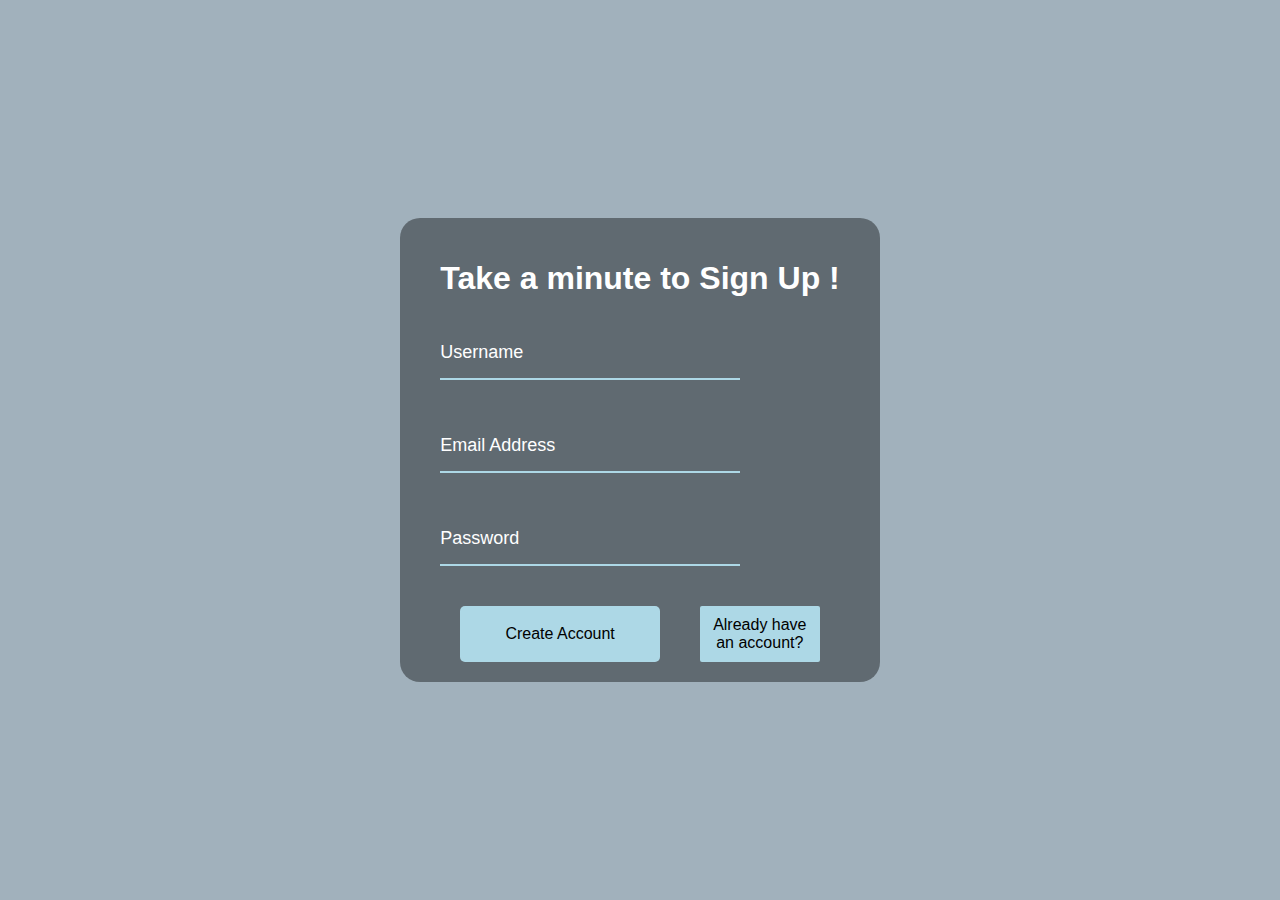
<file: index.html>
<!DOCTYPE html>
<html lang="en">
  <head>
    <meta charset="UTF-8" />
    <meta name="viewport" content="width=device-width, initial-scale=1.0" />
    <link rel="stylesheet" href="style.css" />
    <title>Sign Up</title>
  </head>
  <body>
    <div class="container">
      <h1>Take a minute to Sign Up !</h1>
      <form>
        <div class="form-control">
          <input type="text" placeholder="Username" name="Username">
          <p id="error" class="error"></p>
          <label>  </label>
        
        </div>
        <div class="form-control">
          <input type="email"  placeholder="Email Address" name="Email">
          <p id="error" class="error"></p>
          
        
        </div>

        <div class="form-control">
          <input type="password"  placeholder="Password" name="Password">
          <p id="error" class="error"></p>
          
        </div>
<div class="buttons">
  <button id="btn" class="btn">Create Account</button>
        
  <button id="btttn" class="bttn">Already have an account?</button>

</div>
       
        
      </form>
    </div>
    <script src="script.js"></script>
  </body>
</html>
</file>
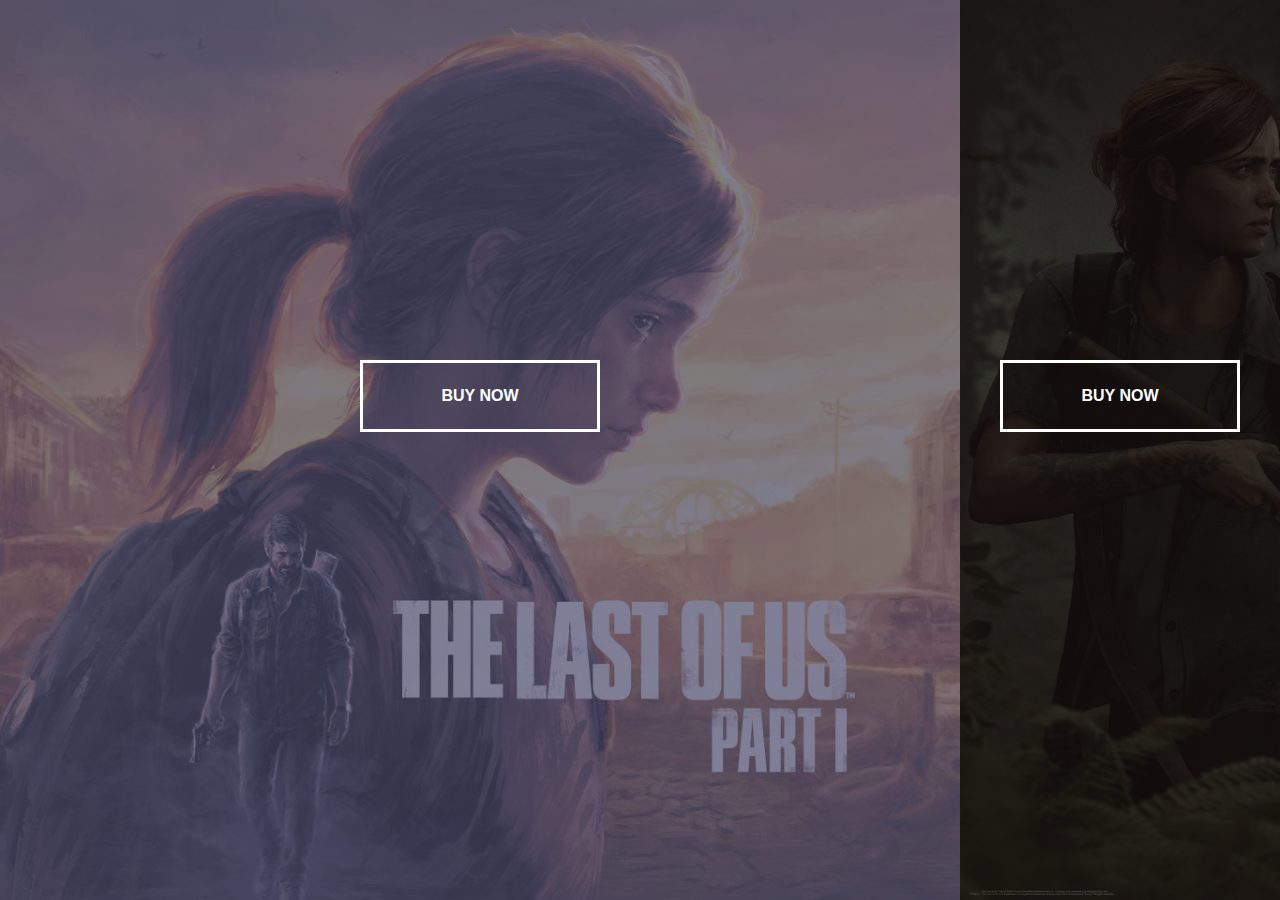
<file: The Last of us/index.html>
<!DOCTYPE html>
<html lang="en">
  <head>
    <meta charset="UTF-8" />
    <meta name="viewport" content="width=device-width, initial-scale=1.0" />
    <link rel="stylesheet" href="style.css" />
    <title>The Last of us
    </title>
  </head>
  <body>
    <div class="container">
      <div class="split left">
        <!-- <h1>The Last Of Us 1</h1> -->
        <a href="#" id="btn" class="btn">Buy Now</a>
      </div>
      <div class="split right">
        <!-- <h1>The last Of Us 2</h1> -->
        <a href="#" id="btnn" class="btn">Buy Now</a>
      </div>
    </div>

    <script src="script.js"></script>
  </body>
</html>
</file>
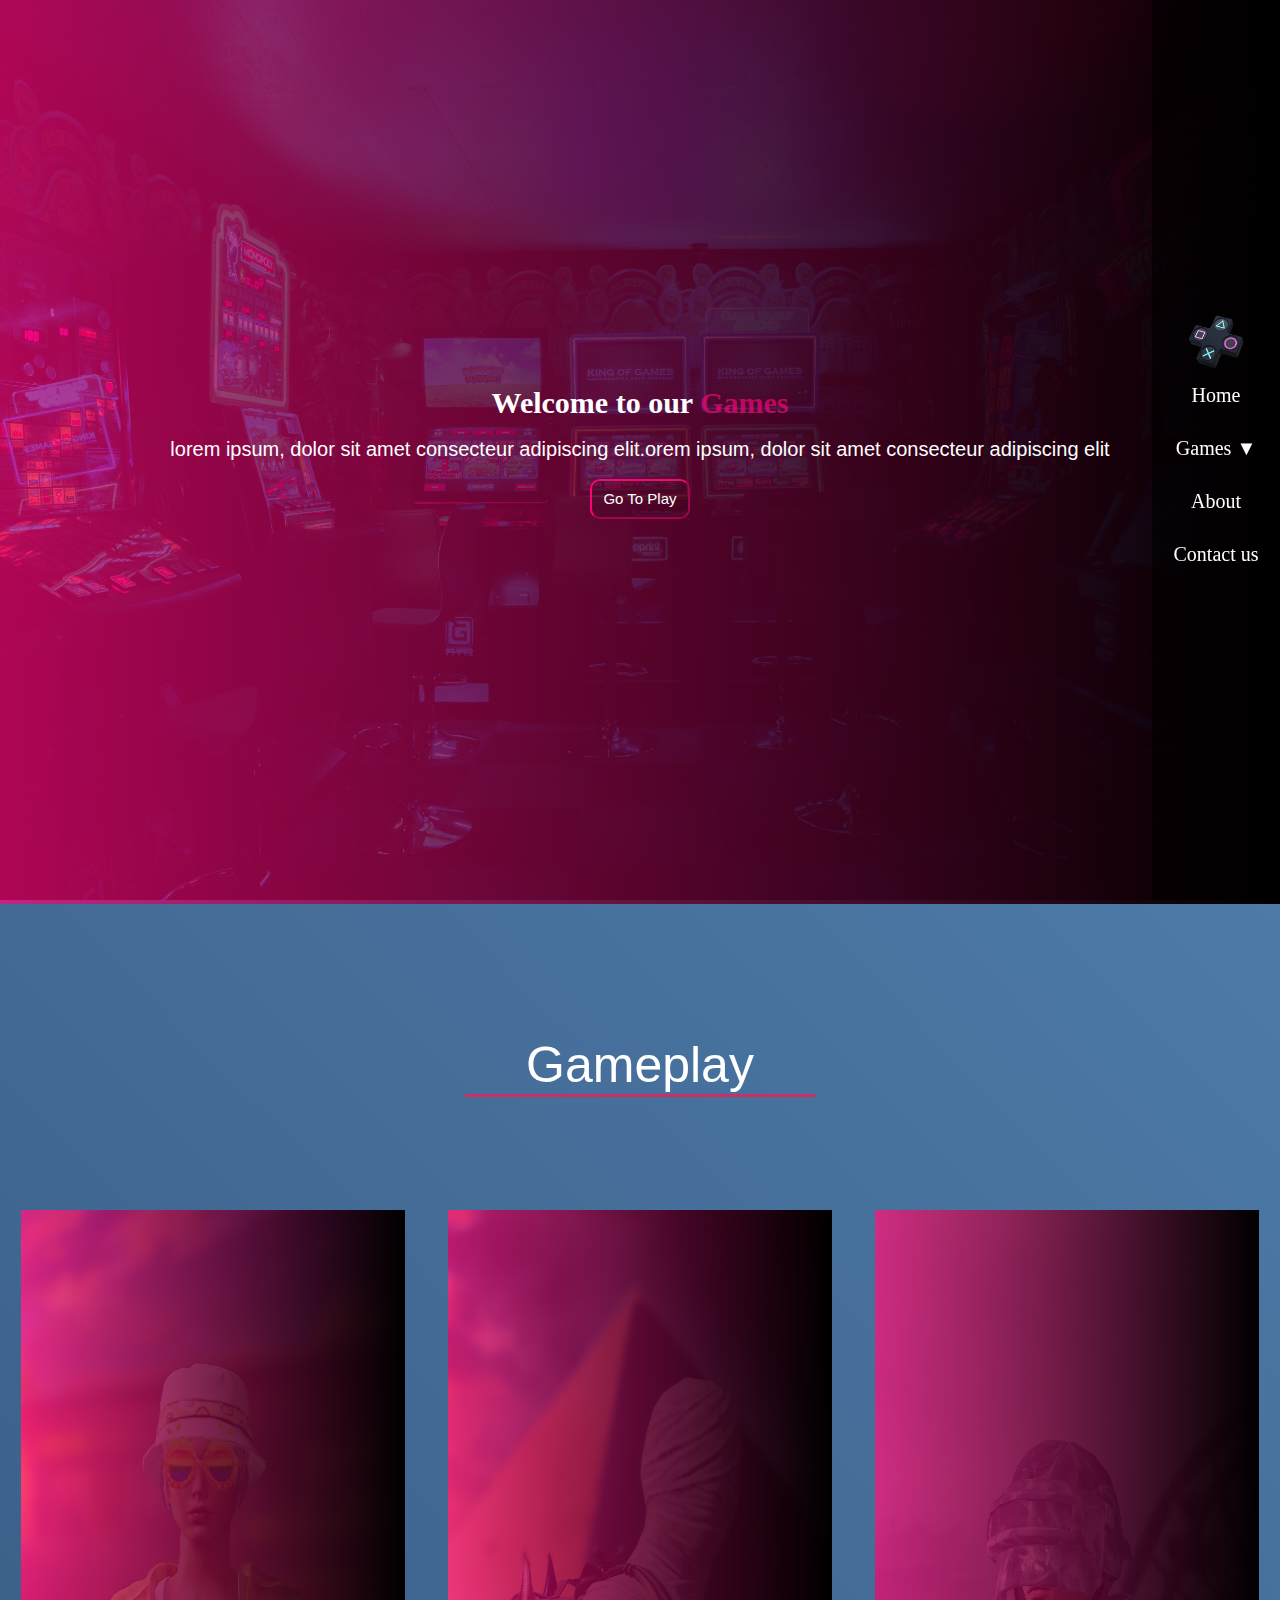
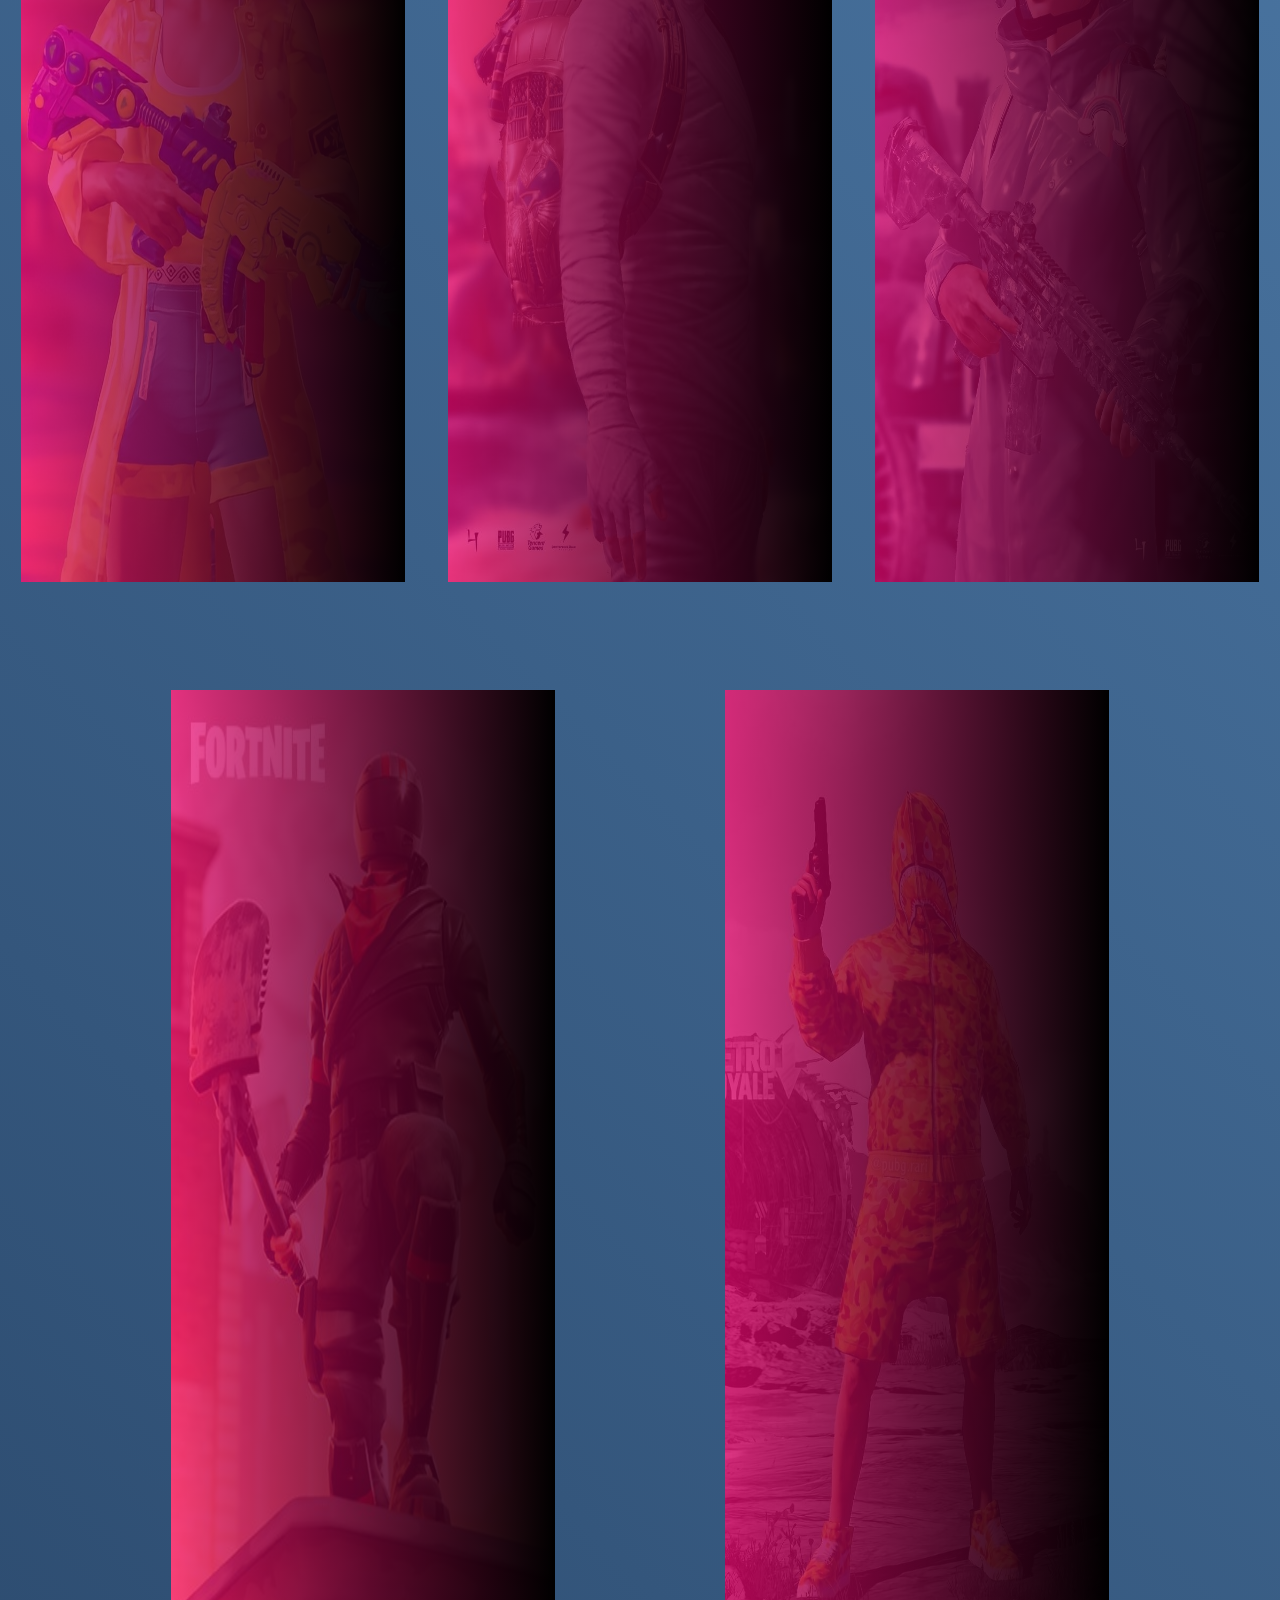
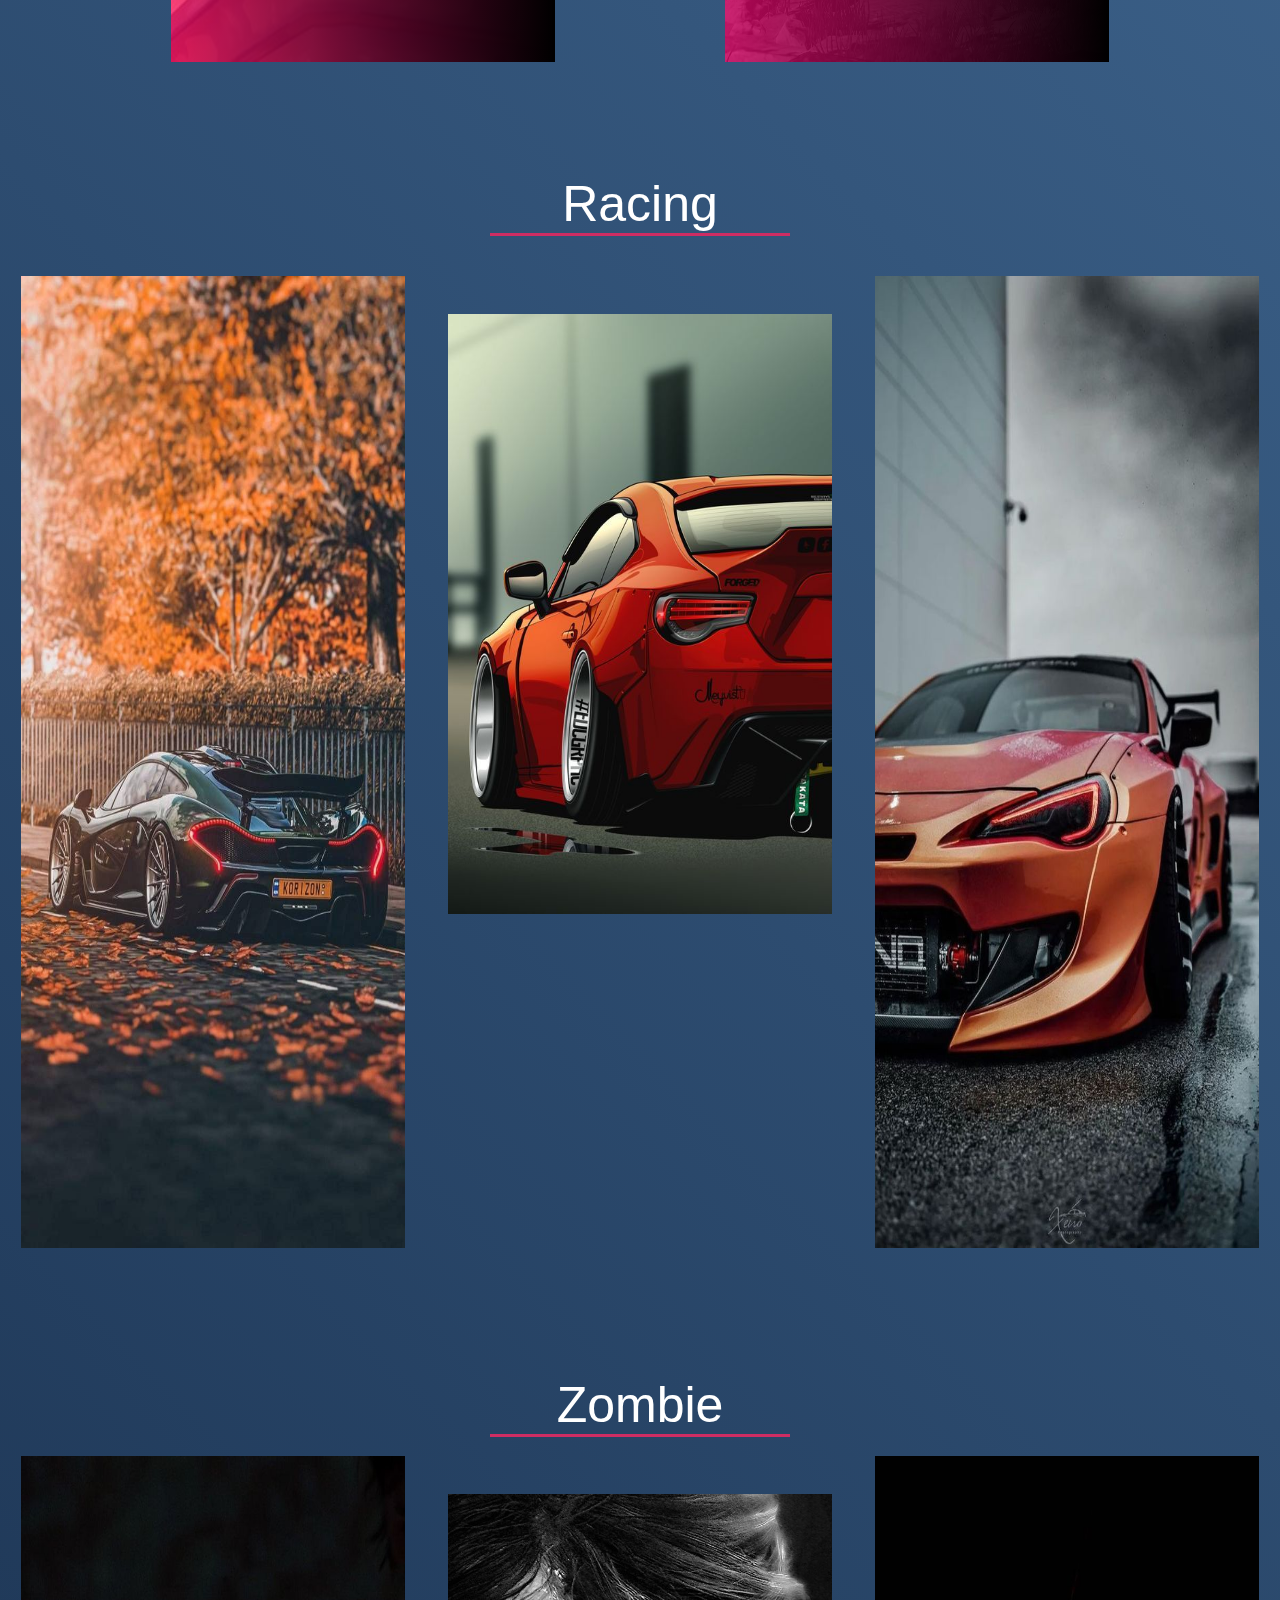
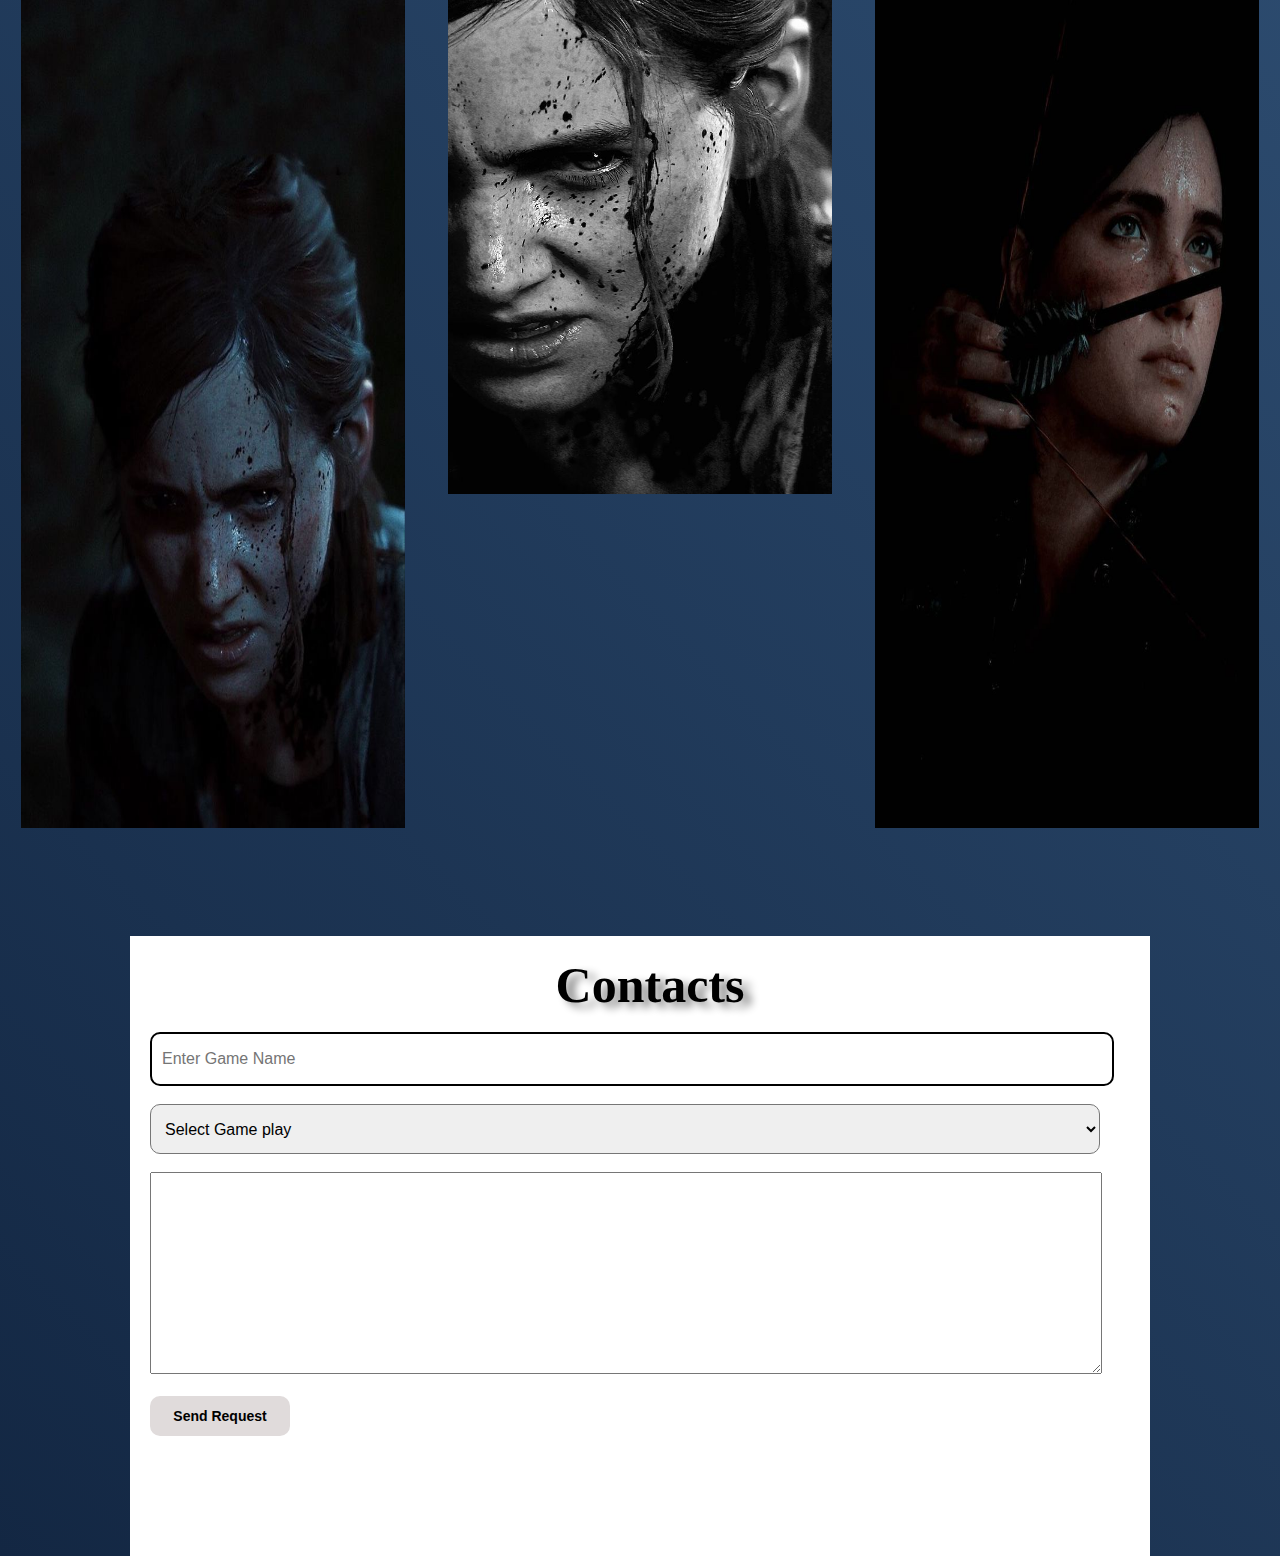
<file: ass3.html>
<!DOCTYPE html>
<html lang="en">
<head>
    <meta charset="UTF-8">
    <meta http-equiv="X-UA-Compatible" content="IE=edge">
    <meta name="viewport" content="width=device-width, initial-scale=1.0">
    <title>Document</title>
    <link rel="stylesheet" href="ass3.css">
</head>
<body>
   
    
    <nav>
        <div class="nav">
            <div class="logo">
                <img src="Games/logo.png" alt="">
            </div>
           
            
            <div class="nav_links">
                <ul>
                    <li><a href="">Home</a></li>
                    <li class="dropdown" ><a href="">Games <span> &#9660;</span></a>
                    
                      <ul>
                        <li><a href="#Race">Racing</li>
                        <li><a href="#zomb">Zombie</a></li>
                        <li><a href="#GP">Action</a></li>
                    </ul>
                    
                </li>
                    <li><a href="">About</a></li>
                    <li><a href="">Contact us</a></li>
                    <div class="clear"></div>
                </ul>
            </div>

        </div>
    </nav>
    <div class="backimage">
        <img src="Games/bg.jpg" alt="">
        <div class="overlayyy">
            <div class="titlee"><h3>Welcome to our <span style="color:  rgba(247, 7, 118, 0.7);">Games</span> </h3> <br>
            <p>lorem ipsum, dolor sit amet consecteur adipiscing elit.orem ipsum, dolor sit amet consecteur adipiscing elit</p> <br>
        <button class="button1">Go To Play</button>
        </div>
        </div>
    </div> <br> <br> <br> <br>

    <!-- ------------------------------------------------------------------------------------------------------ -->
    <div class="gameplay">
        <span id="GP">Gameplay</span> 
    </div> <br> <br> <br>
    
    <div class="jcontainer">
    
        
    <div class="imagee ">
        <img src="Games/ab1.jfif" alt="">
        <div class="overlayy">
            
          </div>
    </div>
    <div class="imagee">
        <img src="Games/ab2.jfif" alt="">
        
        <div class="overlayy">
            
          </div>
    </div>
     <div class="imagee">
        <img  src="Games/ab3.jfif" alt="">
        <div class="overlayy">
           
          </div>
    
    </div>
    </div>
    <div class="jcontainer2">
        <div class="imagee1">
            <img  src="Games/ab4.jfif" alt="">
            <div class="overlayy">
               
              </div>
            
        
        </div>
        <div class="imagee1">
            <img  src="Games/ab5.jfif" alt="">
            <div class="overlayy">
               
              </div>
        
        </div>
       </div>




<!-- ------------------------------------------------------------------------------------------------------ -->

<div class="racing">
    <span id="Race">Racing</span> 
</div> <br> <br> 

<div class="container">

    
<div class="image ">
    <img class="imgaec p1" src="Games/ra2.jfif" alt="">
    <div class="overlay">
        <div class="text"><button>Need For Speed</button></div>
      </div>
</div>
<div class="image p2">
    <img class="imgaec" src="Games/re1.jfif" alt="">
    <div class="overlay">
        <div class="text"><button>Asphalt 9</button></div>
      </div>
</div>
 <div class="image p3">
    <img class="imgaec" src="Games/re3.jfif" alt="">
    <div class="overlay">
        <div class="text"><button>Asphalt 9 Block Wave</button></div>
      </div>

</div>
</div> 

<!-- ------------------------------------------------------------------------------------------------------ -->

   <div class="zombie">
    <span id="zomb">Zombie</span> 
</div> 

<div class="zcontainer">

    
<div class="zimage z1 ">
    <img class="imgaec " src="Games/zo1.jfif" alt="">
    <div class="zoverlay">
        <div class="ztext"><button>Zombie Wave I</button></div>
      </div>
</div>
<div class="zimage z2">
    <img class="imgaec" src="Games/zo2.jfif" alt="">
    <div class="zoverlay">
        <div class="ztext"><button>Zombie Wave II</button></div>
      </div>
</div>
 <div class="zimage z3">
    <img class="imgaec" src="Games/zo3.jfif" alt="">
    <div class="zoverlay">
        <div class="ztext"><button>Zombie Wave III</button></div>
      </div>

</div>
</div>

<!-- ------------------------------------------------------------------------------------------------------ -->

<div class="contacts">
    <p class="pcont">Contacts</p> <br>
    <input type="text" class=" inputclass" placeholder="Enter Game Name"> <br><br>
    <select class="selectclass">
        <option value="Select Game play" >Select Game play</option>
        <option value="Racing">Racing</option>
        <option value="Zomibe">Zombie</option>
        <option value="Action">Action</option>
      </select> <br><br>
      <textarea class="txtclass" ></textarea> <br><br>
    <button class="sendbtn">Send Request</button>
</div>
    

    
</body>

</html>
</file>
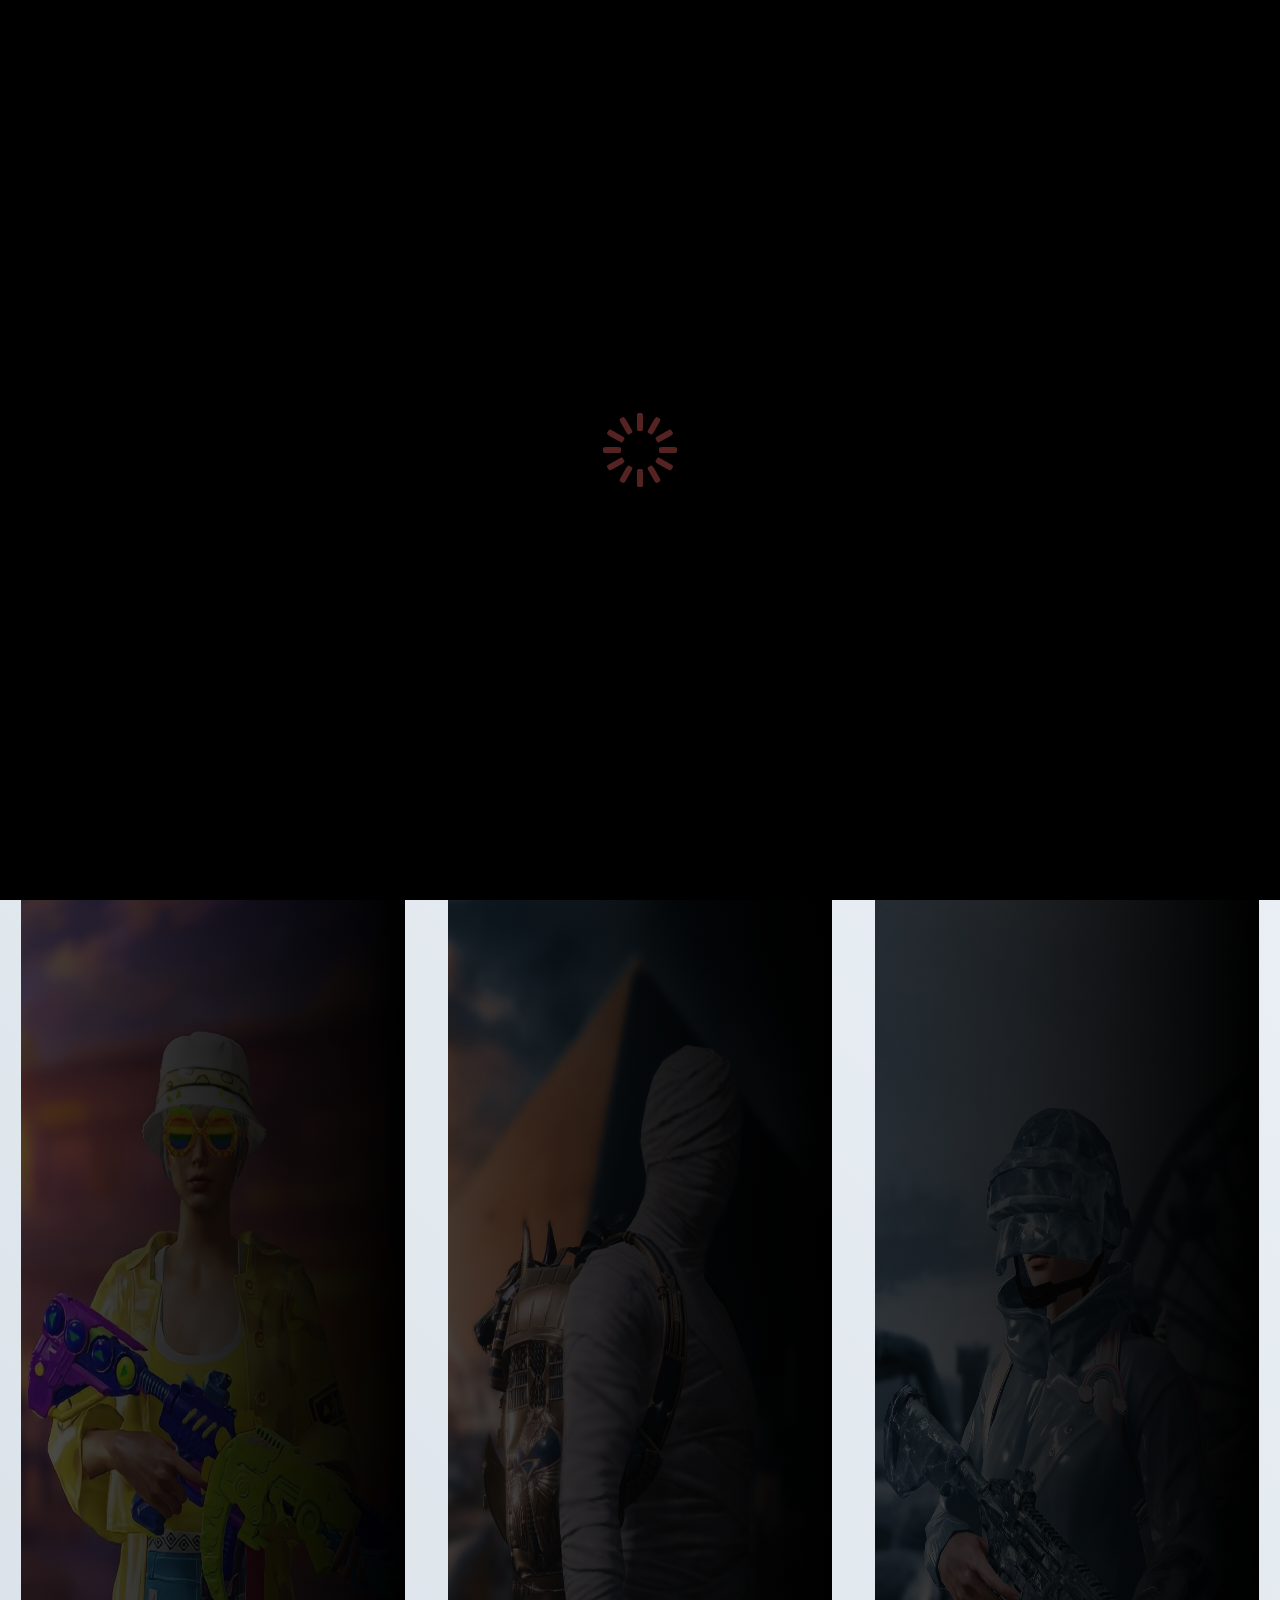
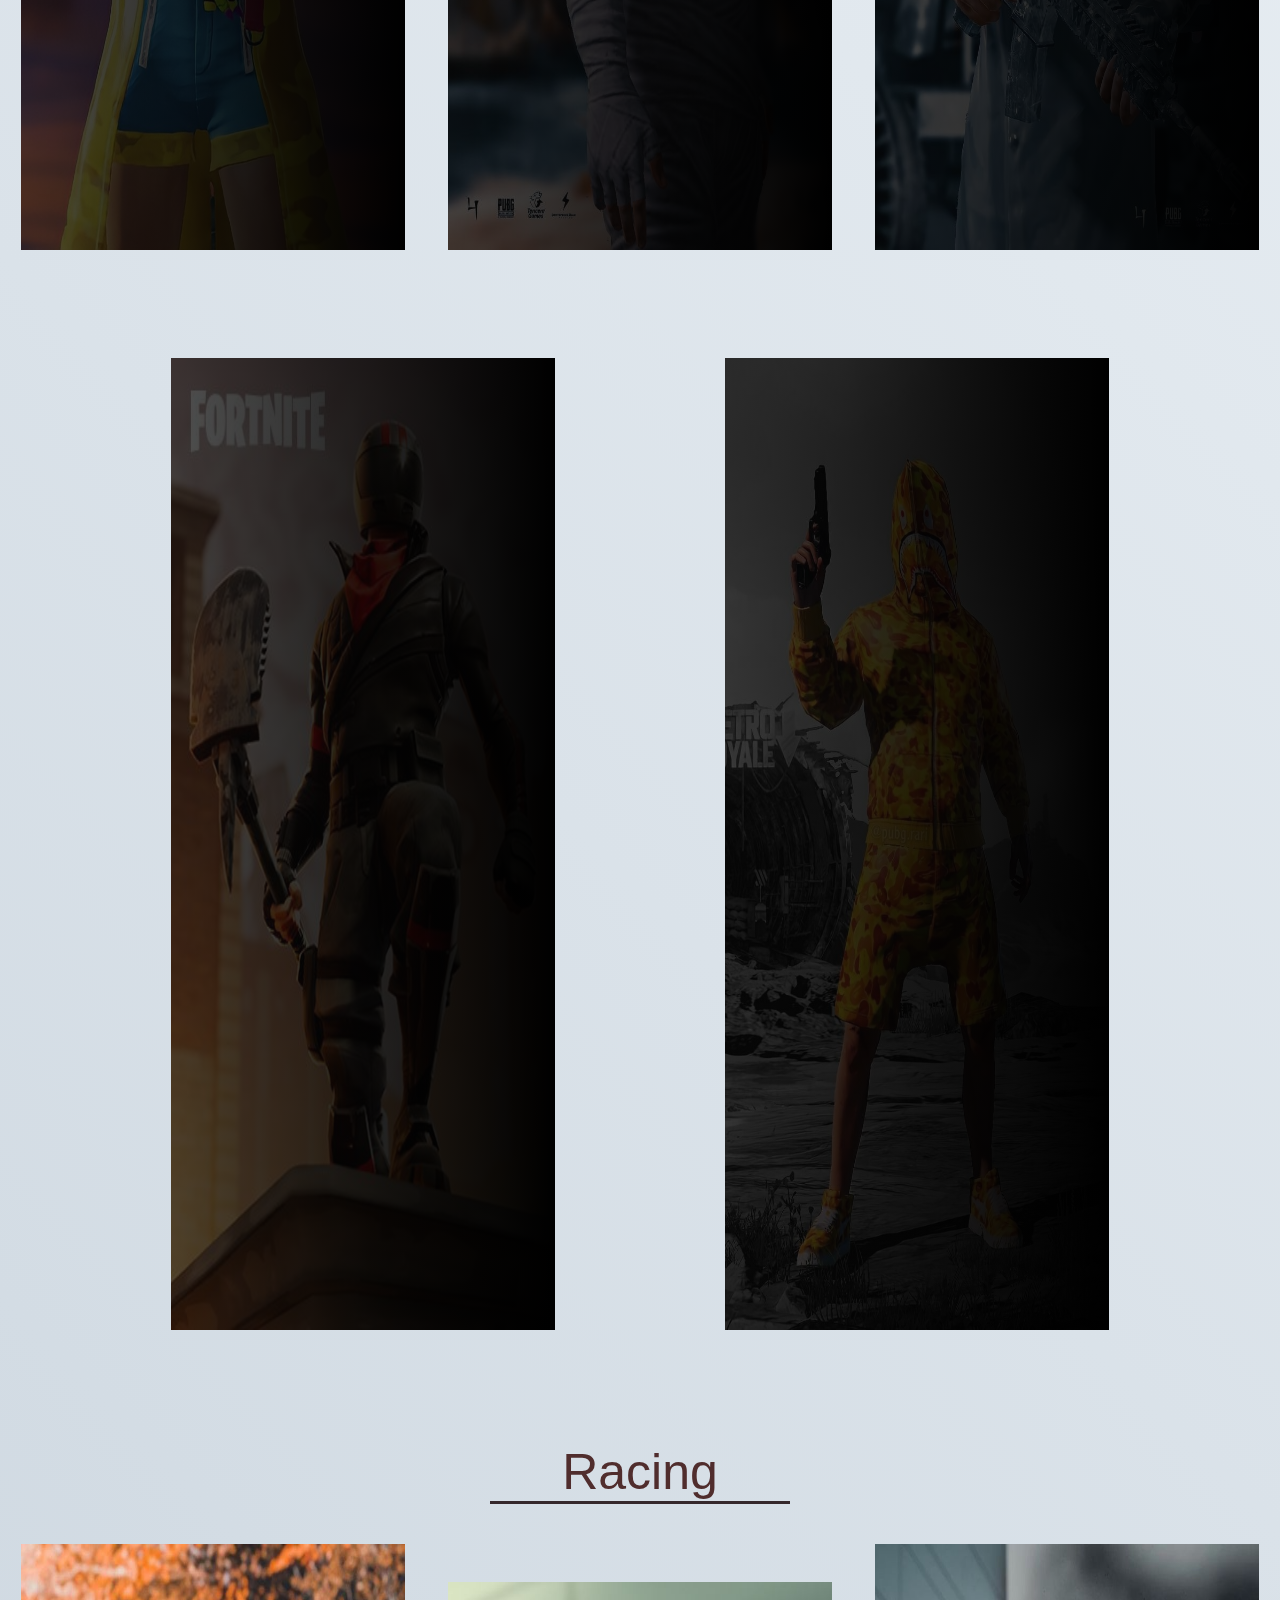
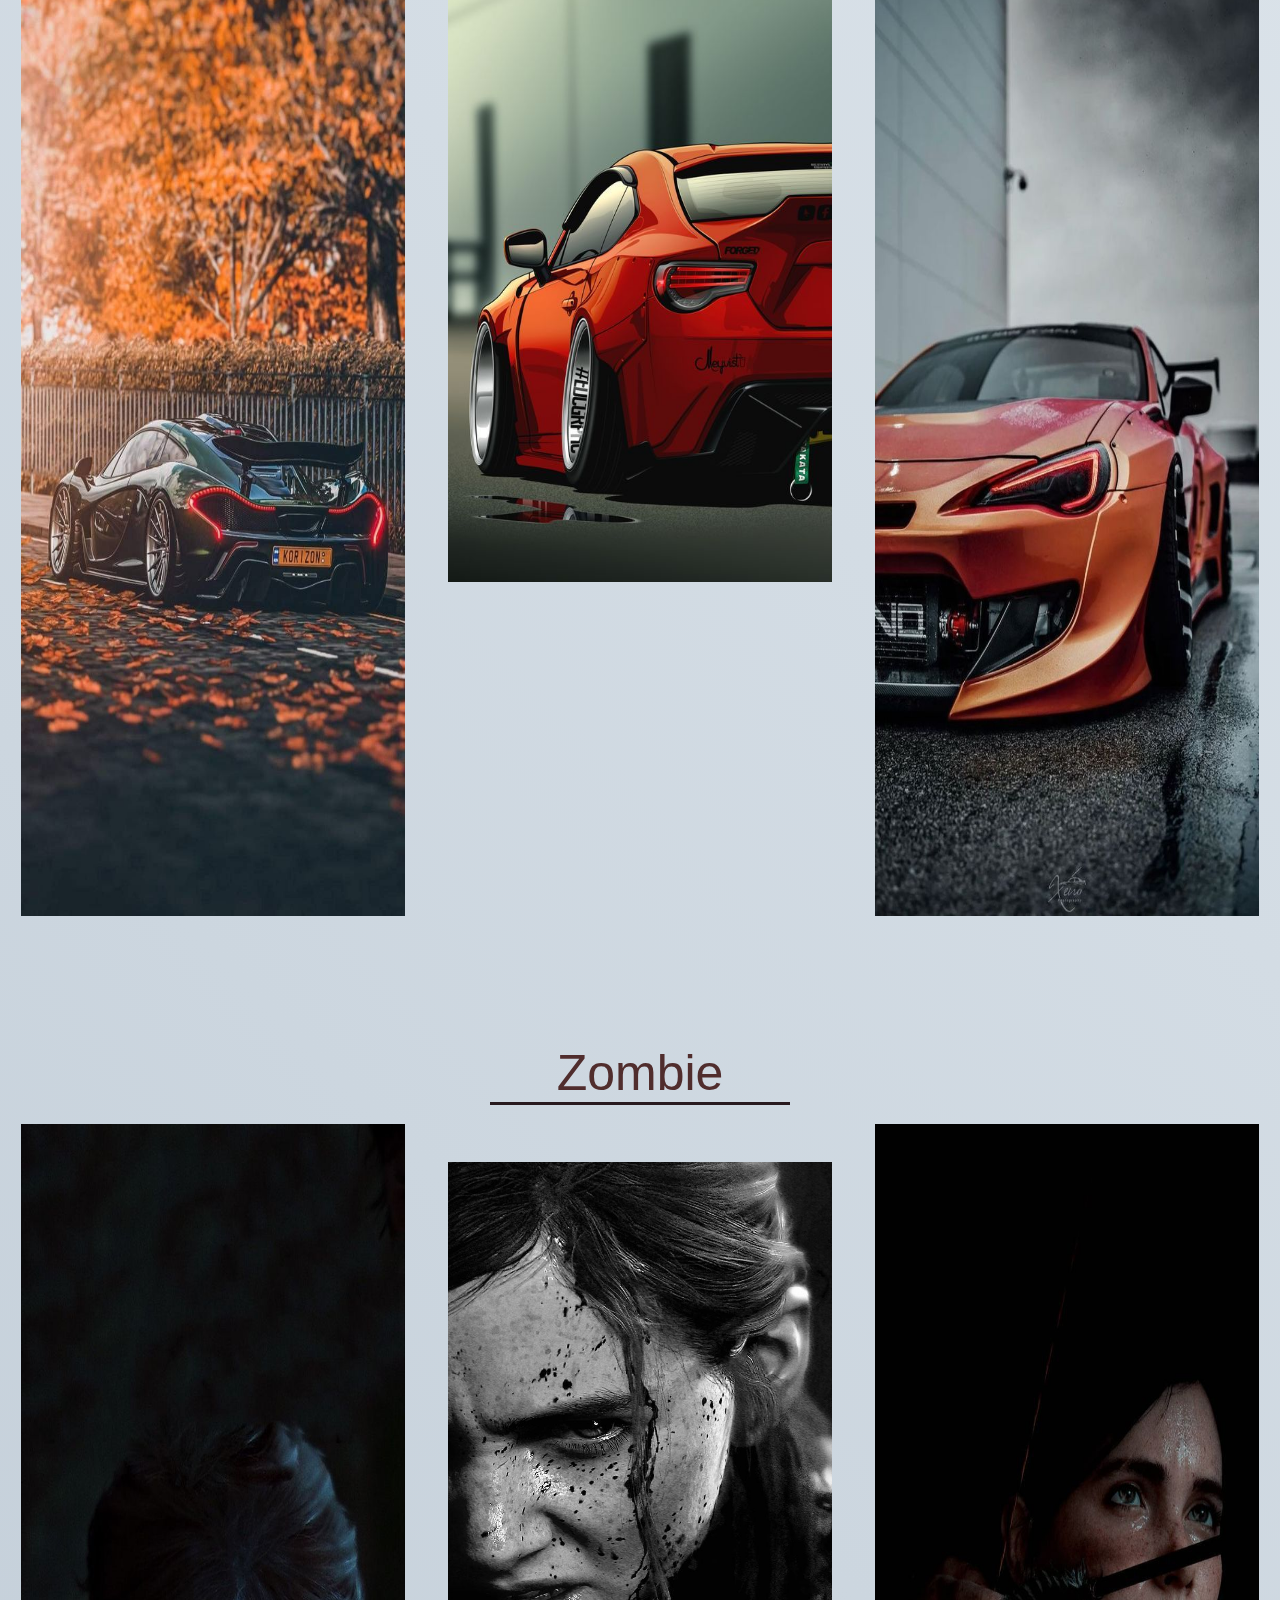
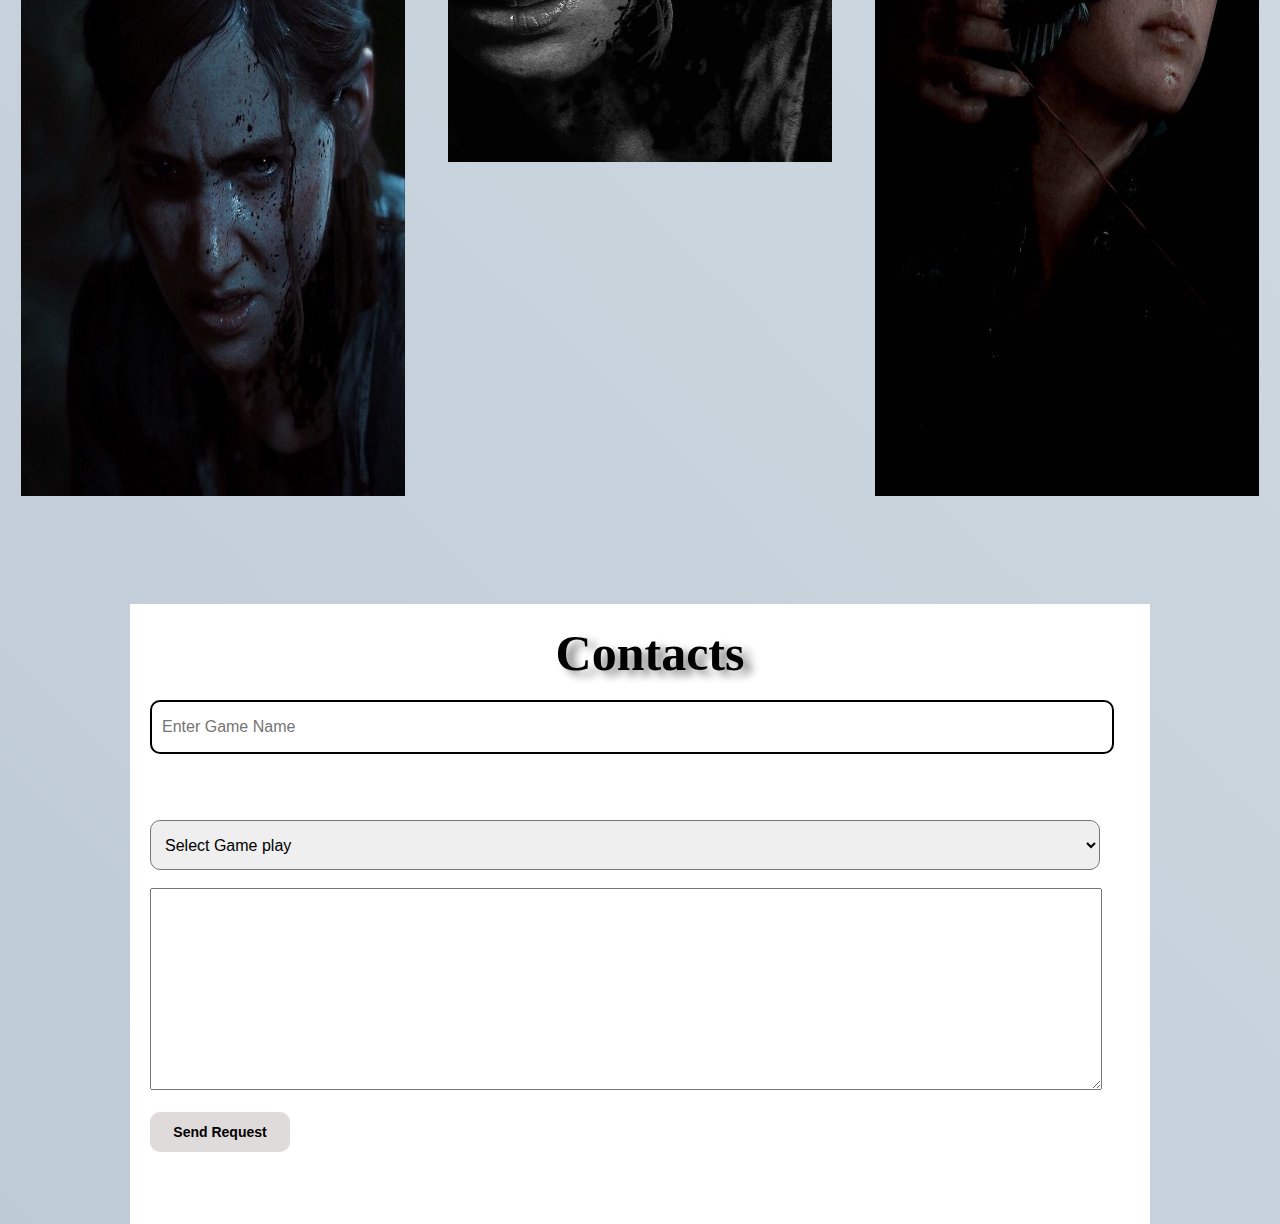
<file: Games Temp/ass3.html>
<!DOCTYPE html>
<html lang="en">
<head>
    <meta charset="UTF-8">
    <meta http-equiv="X-UA-Compatible" content="IE=edge">
    <meta name="viewport" content="width=device-width, initial-scale=1.0">
    <title>Document</title>
    <link rel="stylesheet" href="ass3.css">
    <link rel="stylesheet" href="https://cdnjs.cloudflare.com/ajax/libs/font-awesome/6.4.0/css/all.min.css">
    
</head>
<body>
    
    <div class="bannner">
        <div id="particles-js"></div>
    <div class="titlee"><h3>Start your journey<span style="color:  rgba(247, 7, 118, 0.7);"> Now!</span> </h3> <br> 
        <p>You'll find the biggest collection of games, nearly any game that pops in your head </p>  <br>
    <button id="button1" class="button1">Begin</button>
    </div>
</div>


    <div class="loading">
        <div class="lds-spinner"><div></div><div></div><div></div><div></div><div></div><div></div><div></div><div></div><div></div><div></div><div></div><div></div></div>
    </div>
    
    <nav>
        <div class="nav">
            <div class="logo">
                <img src="Games/logo.png" alt="">
            </div>
           
            
            <div class="nav_links">
                <ul>
                    <li><a href="">Home</a></li>
                    <li class="dropdown" ><a href="">Games <span> &#9660;</span></a>
                    
                      <ul>
                        <li><a href="#Race">Racing</li>
                        <li><a href="#zomb">Zombie</a></li>
                        <li><a href="#GP">Action</a></li>
                    </ul>
                    
                </li>
                    <li><a href="">About</a></li>
                    <li><a href="">Contact us</a></li>
                    <div class="clear"></div>
                </ul>
            </div>

        </div>
    </nav>


    
    <!-- ------------------------------------------------------------------------------------------------------ -->
    <div class="gameplay">
        <span id="GP">Gameplay </span>  
        
    </div> <br> <br> <br>
    
    <div class="jcontainer">
    
        
    <div class="imagee ">
        <img src="Games/ab1.jfif" alt="">
        <div class="overlayy">
            
          </div>
    </div>
    <div class="imagee">
        <img src="Games/ab2.jfif" alt="">
        
        <div class="overlayy">
            
          </div>
    </div>
     <div class="imagee">
        <img  src="Games/ab3.jfif" alt="">
        <div class="overlayy">
           
          </div>
    
    </div>
    </div>
    <div class="jcontainer2">
        <div class="imagee1">
            <img  src="Games/ab4.jfif" alt="">
            <div class="overlayy">
               
              </div>
            
        
        </div>
        <div class="imagee1">
            <img  src="Games/ab5.jfif" alt="">
            <div class="overlayy">
               
              </div>
        
        </div>
       </div>




<!-- ------------------------------------------------------------------------------------------------------ -->

<div class="racing">
    <span id="Race">Racing</span> 
</div> <br> <br> 

<div class="container">

    
<div class="image ">
    <img class="imgaec p1" src="Games/ra2.jfif" alt="">
    <div class="overlay">
        <div class="text"><button>Need For Speed</button></div>
      </div>
</div>
<div class="image p2">
    <img class="imgaec" src="Games/re1.jfif" alt="">
    <div class="overlay">
        <div class="text"><button>Asphalt 9</button></div>
      </div>
</div>
 <div class="image p3">
    <img class="imgaec" src="Games/re3.jfif" alt="">
    <div class="overlay">
        <div class="text"><button>Asphalt 9 Block Wave</button></div>
      </div>

</div>
</div> 

<!-- ------------------------------------------------------------------------------------------------------ -->

   <div class="zombie">
    <span id="zomb">Zombie</span> 
</div> 

<div class="zcontainer">

    
<div class="zimage z1 ">
    <img class="imgaec " src="Games/zo1.jfif" alt="">
    <div class="zoverlay">
        <div class="ztext"><button>Zombie Wave I</button></div>
      </div>
</div>
<div class="zimage z2">
    <img class="imgaec" src="Games/zo2.jfif" alt="">
    <div class="zoverlay">
        <div class="ztext"><button>Zombie Wave II</button></div>
      </div>
</div>
 <div class="zimage z3">
    <img class="imgaec" src="Games/zo3.jfif" alt="">
    <div class="zoverlay">
        <div class="ztext"><button>Zombie Wave III</button></div>
      </div>

</div>
</div>

<!-- ------------------------------------------------------------------------------------------------------ -->

<div class="contacts">
    <h4 class="pcont">Contacts</h4> <br>
    <input id="searchInput" type="text" class=" inputclass" placeholder="Enter Game Name">
      
    <p>
    </p>
     <br><br>
    <select class="selectclass">
        <option value="Select Game play" >Select Game play</option>
        <option value="Racing">Racing</option>
        <option value="Zomibe">Zombie</option>
        <option value="Action">Action</option>
      </select> <br><br>
      <textarea class="txtclass" ></textarea> <br><br>
    <button id="sendreq" class="sendbtn">Send Request</button>
</div>

<button onclick="topFunction()" id="myBtn" title="Scroll Top">Top of the page</button>


<script src="assets/jquery-3.6.4.min.js"></script>
<script src="assets/particles.js"></script>
<script src="assets/script.js"></script>

</body>

</html>
</file>
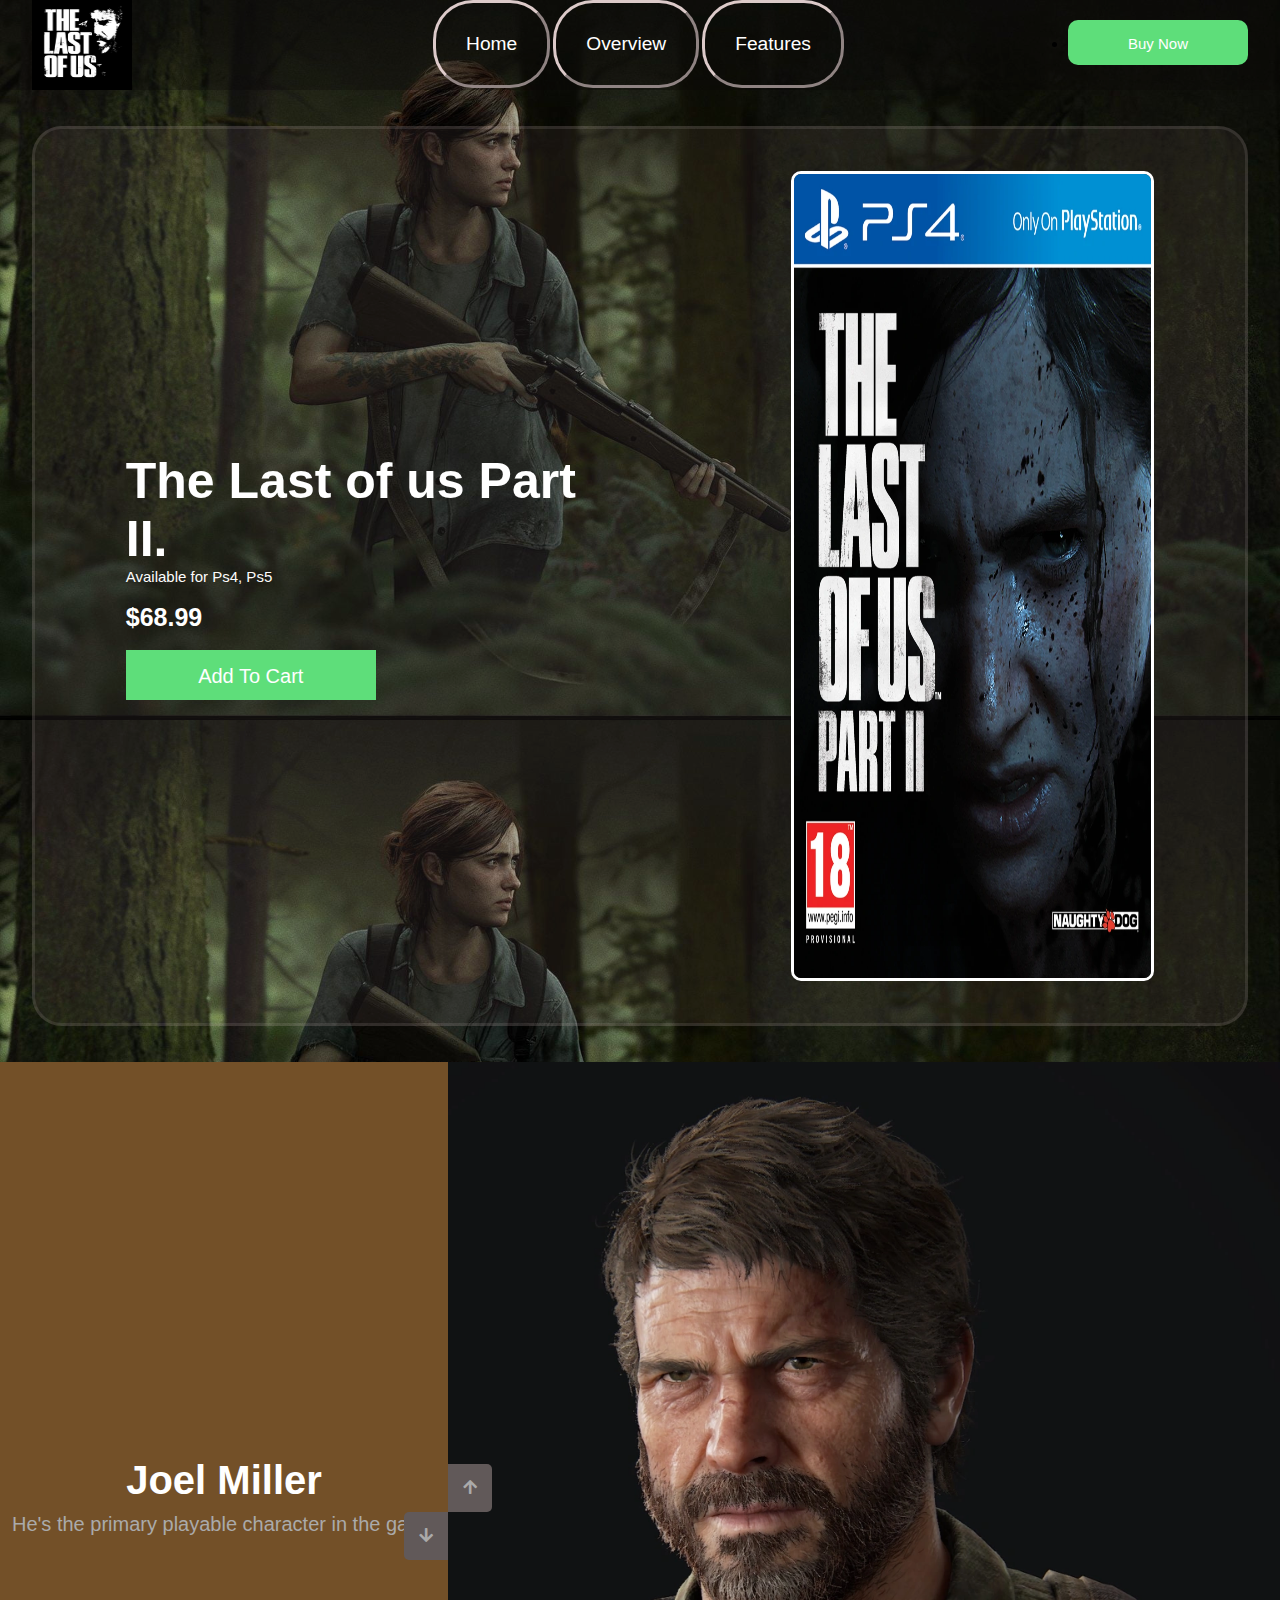
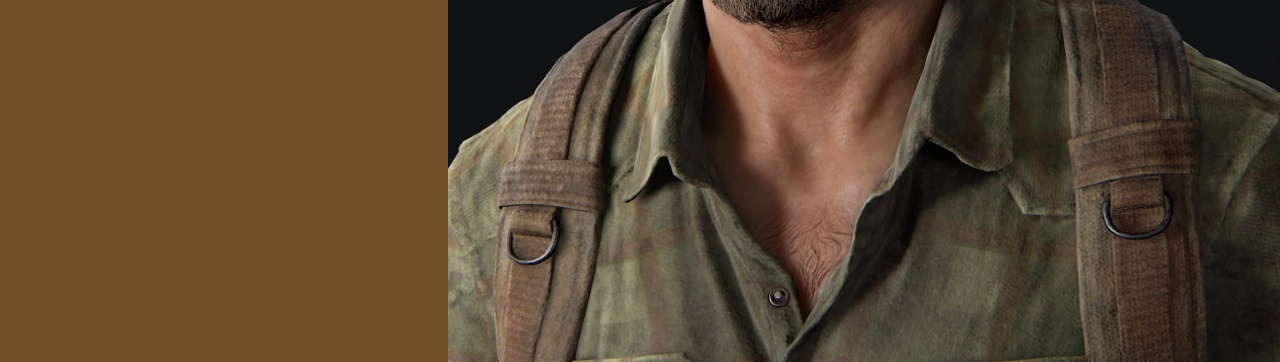
<file: Last of us main page/assignment.html>
<!DOCTYPE html>
<html lang="en">
<head>
    <meta charset="UTF-8">
    <meta http-equiv="X-UA-Compatible" content="IE=edge">
    <meta name="viewport" content="width=device-width, initial-scale=1.0">
    <title>Assignment</title>
    <link rel="stylesheet" href="https://cdnjs.cloudflare.com/ajax/libs/font-awesome/5.15.1/css/all.min.css" />
    <link rel="stylesheet" href="assignmentstyle.css">
</head>
<body>
    <header>

   
    <nav>
        <div class="nav">
            <div class="logo">
                <img src="img/The_Last_of_Us_Logo_full.png" alt="">
            </div>
            
            <div class="midlinks">
                <ul>
                <li><a href="">Features</a></li>
                    <li><a href="">Overview</a></li>
                    <li><a href="">Home</a></li>
                </ul>
            </div>
            <div class="nav_links">
                <ul>
                    <li><button>Buy Now</button></li>
                </ul>
            </div>

        </div>
    </nav>
    <br> <br>
    <div class="content">
        <div class="description">
            
            <h1>The Last of us Part II.</h1>
            <h3> Available for Ps4, Ps5</h3>
            <br>
            <h4> $68.99</h4>
            <br>
            <button> Add To Cart</button>
        </div>
        <div class="picture1">
             
            <img src="img/TLOUPartIICoverArt.webp" alt="">
        </div>
        
    </div>
<br> <br>
    <!-- end of first page -->

    <div class="slider-container">
        <div class="left-slide">
          <div style="background-color: #3e3b3c">
            <h1>Dina</h1>
            <p>She is Ellie's partner and assists her on her journey</p>
          </div>
          <div style="background-color: #0a2231">
            <h1>Tommy Miller</h1>
            <p>Tommy Miller is a supporting character in The Last of Us, <br> He is Joel's younger brother</p>
          </div>
          <div style="background-color: #252E33">
            <h1>Ellie Williams</h1>
            <p>Ellie is the central character of The Last of Us series.</p>
          </div>
          <div style="background-color: #735028">
            <h1>Joel Miller</h1>
            <p>He's the primary playable character in the game</p>
          </div>
        </div>
        <div class="right-slide">
          <div style="background-image: url(img/Part_I_Joel_infobox.webp)"></div>
          <div style="background-image: url(img/Part_II_Ellie_infobox.webp)"></div>
          <div style="background-image: url(img/Part_I_Tommy_infobox.webp)"></div>
          <div style="background-image: url(img/Part_II_Dina_infobox.webp)"></div>
        </div>
        <div class="action-buttons">
          <button class="down-button">
            <i class="fas fa-arrow-down"></i>
          </button>
          <button class="up-button">
            <i class="fas fa-arrow-up"></i>
          </button>
        </div>
      </div>
</header>

<script src="script.js"></script>
</body>
</html>
</file>
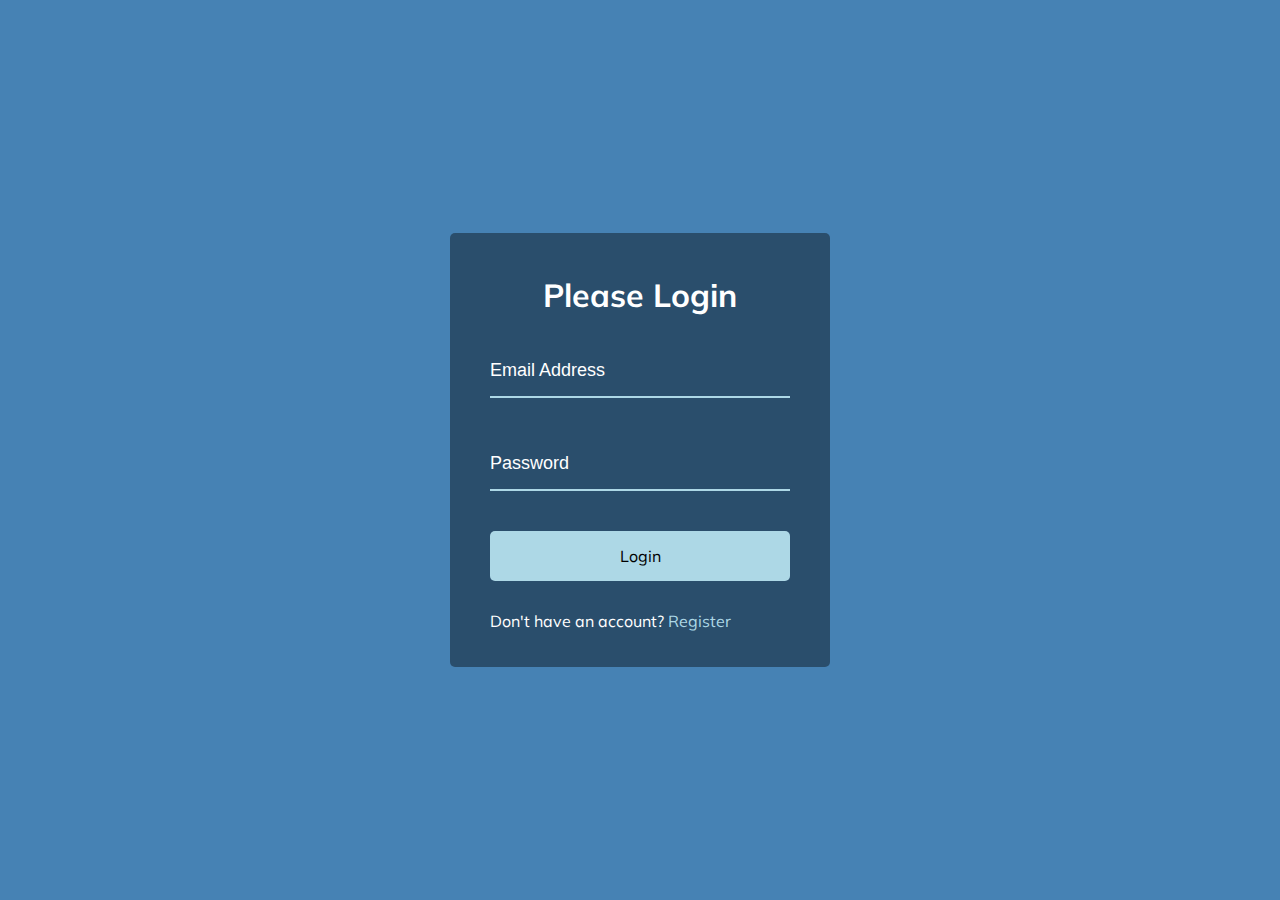
<file: Login/login.html>
<!DOCTYPE html>
<html lang="en">
  <head>
    <meta charset="UTF-8" />
    <meta name="viewport" content="width=device-width, initial-scale=1.0" />
    <link rel="stylesheet" href="style1.css" />
    <title>Login</title>
  </head>
  <body>
    <div class="container">
      <h1>Please Login</h1>
      <form>
        <div class="form-control">
          <input type="email"  placeholder="Email Address" name="Email">
          <p id="error" class="error"></p>
          <!-- <label>
            <span style="transition-delay: 0ms">E</span>
              <span style="transition-delay: 50ms">m</span>
              <span style="transition-delay: 100ms">a</span>
              <span style="transition-delay: 150ms">i</span>
              <span style="transition-delay: 200ms">l</span>
        </label> -->
        </div>

        <div class="form-control">
          <input type="password"  placeholder="Password" name="Password">
          <p id="error" class="error"></p>
        </div>

        <button id="btn" class="btn">Login</button>

        <p class="text">Don't have an account? <a href="#">Register</a> </p>
      </form>
    </div>
    <script src="script1.js"></script>
  </body>
</html>
</file>
<file: style.css>
@import url('https://fonts.googleapis.com/css?family=Muli&display=swap');

* {
  box-sizing: border-box;
}

body {
  background-color: rgb(161, 177, 188);
  color: #fff;
  font-family: 'Trebuchet MS', 'Lucida Sans Unicode', 'Lucida Grande', 'Lucida Sans', Arial, sans-serif, 'Arial Narrow', Arial, sans-serif;
  display: flex;
  flex-direction: column;
  align-items: center;
  justify-content: center;
  height: 100vh;
  overflow: hidden;
  margin: 0;
}

.container {
  background-color: rgba(0, 0, 0, 0.4);
  padding: 20px 40px;
  border-radius: 20px;
}

.container h1 {
  text-align: center;
  margin-bottom: 30px;
}

.container a {
  text-decoration: none;
  color: lightblue;
}
.buttons{
  display: flex;
  flex-direction: row;
  justify-content: space-around;
}
.btn {
  cursor: pointer;
  display: inline-block;
  width: 50%;
  background: lightblue;
  padding: 15px;
  font-family: inherit;
  font-size: 16px;
  border: 0;
  border-radius: 5px;
}
.bttn {
  cursor: pointer;
  display: inline-block;
  width: 30%;
  background: lightblue;
  padding: 10px;
  font-family: inherit;
  font-size: 16px;
  border: 0;
  border-radius: 2px;
}
::placeholder{
  color: white;
}
.error{
  color: black;
  font-family: 'Trebuchet MS', 'Lucida Sans Unicode', 'Lucida Grande', 'Lucida Sans', Arial, sans-serif;
  font-size: larger;
  font-weight: 400;
}

.btn:focus {
  outline: 0;
}

.btn:active {
  transform: scale(0.98);
}

.text {
  margin-top: 30px;
}

.form-control {
  position: relative;
  margin: 20px 0 40px;
  width: 300px;
}

.form-control input {
  background-color: transparent;
  border: 0;
  border-bottom: 2px #fff solid;
  display: block;
  width: 100%;
  padding: 15px 0;
  font-size: 18px;
  color: #fff;
}

.form-control input:focus,
.form-control input:valid {
  outline: 0;
  border-bottom-color: lightblue;
}

.form-control label {
  position: absolute;
  top: 15px;
  left: 0;
  pointer-events: none;
}

.form-control label span {
  display: inline-block;
  font-size: 18px;
  min-width: 5px;
  transition: 0.3s cubic-bezier(0.68, -0.55, 0.265, 1.55);
}

.form-control input:focus + label span,
.form-control input:valid + label span {
  color: lightblue;
  transform: translateY(-30px);
}
</file>
<file: The Last of us/style.css>
@import url('https://fonts.googleapis.com/css2?family=Roboto:wght@400;700&display=swap');

:root {
  --left-bg-color: rgba(73, 73, 107, 0.7);
  --right-bg-color: rgba(22, 15, 15, 0.8);
  --left-btn-hover-color: rgba(87, 84, 236, 1);
  --right-btn-hover-color: rgba(87, 84, 236, 1);
  --hover-width: 75%;
  --other-width: 25%;
  --speed: 1000ms;
}

* {
  box-sizing: border-box;
}

body {
  font-family: 'Segoe UI', Tahoma, Geneva, Verdana, sans-serif, sans-serif;
  height: 100vh;
  overflow: hidden;
  margin: 0;
}

h1 {
  font-size: 5rem;
  color: #fff;
  position: absolute;
  left: 50%;
  top: 20%;
  transform: translateX(-50%);
  white-space: nowrap;
}

.btn {
  position: absolute;
  display: flex;
  align-items: center;
  justify-content: center;
  left: 50%;
  top: 40%;
  transform: translateX(-50%);
  text-decoration: none;
  color: #fff;
  border: #fff solid 0.2rem;
  font-size: 1rem;
  font-weight: bold;
  text-transform: uppercase;
  width: 15rem;
  padding: 1.5rem;
}

.split.left .btn:hover {
  background-color: var(--left-btn-hover-color);
  border-color: var(--left-btn-hover-color);
}

.split.right .btn:hover {
  background-color: var(--right-btn-hover-color);
  border-color: var(--right-btn-hover-color);
}

.container {
  position: relative;
  width: 100%;
  height: 100%;
  background: #333;
}

.split {
  position: absolute;
  width: 50%;
  height: 100%;
  overflow: hidden;
}

.split.left {
  left: 0;
  background: url('last of us1.webp');
  background-repeat: no-repeat;
  background-size: cover;
}

.split.left::before {
  content: '';
  position: absolute;
  width: 100%;
  height: 100%;
  background-color: var(--left-bg-color);
}

.split.right {
  right: 0;
  background: url('the-last-of-us-2-ellie-i76718.jpg');
  background-repeat: no-repeat;
  background-size: cover;
}

.split.right::before {
  content: '';
  position: absolute;
  width: 100%;
  height: 100%;
  background-color: var(--right-bg-color);
}

.split.right,
.split.left,
.split.right::before,
.split.left::before {
  transition: all var(--speed) ease-in-out;
}

.hover-left .left {
  width: var(--hover-width);
}

.hover-left .right {
  width: var(--other-width);
}

.hover-right .right {
  width: var(--hover-width);
}

.hover-right .left {
  width: var(--other-width);
}

@media (max-width: 800px) {
  h1 {
    font-size: 2rem;
    top: 30%;
  }

  .btn {
    padding: 1.2rem;
    width: 12rem;
  }
}
</file>
<file: ass3.css>
*{
    padding: 0;
    margin: 0;
}
body{
    background: linear-gradient(45deg, #132743, #5585b5);
    background-size: 100%;
    
    
}
   
.nav {
    top: 0;
    bottom: 0;
    width: 10%; 
    position: fixed; 
    z-index: 99; 
    display: flex;
    flex-flow: column;
    justify-content: center;
    align-items: center;
    background: rgba(0, 0, 0, 0.6);
    right: 0;
    transition: 2s;
  }

  .nav a {
    
    
    text-decoration: none;
    font-size: 20px;
    color: white;
    
    
  }

.nav ul li{
   
    position: relative;
    list-style: none;
    text-align: center;
    padding-top: 10px;
    padding-bottom: 20px;
    
   
}


.nav ul li a:hover{
    color: #f70776;
}

nav ul ul{
    position: absolute;
    right: 200px;
    padding-top: 20px;
    padding-bottom: 20px;
    width: 150px;
    top: 0;
    background: rgba(0, 0, 0, 0.6);
    border-radius: 15px;
    opacity: 0;
    transition-duration: 1s;
}
ul .dropdown{
    
   
    position: relative;
    
}
ul .dropdown span{
    
    content: "\25BC";
}


ul .dropdown:hover ul{
    opacity: 1;
    transition-duration: 1s;
}

.logo img{
    width: 80px;
    transition-duration: 1s;
        animation: logoo 3s infinite
}
@keyframes logoo{
    0%{transform: rotate(180deg);}
    50%{transform: rotate(-180deg);}
    100%{transform: rotate(180deg);}
    
    
    
    
    
}

.backimage{
    position: relative;
    width: 100%;
    
}
.backimage img{
    width: 100%;
    height: 100vh;
    margin-top: 0px;
}
.overlayyy{position: absolute;
    top: 0;
    left: 0;
    width: 100%;
    height: 100%;
    background: linear-gradient(90deg, rgba(247, 7, 118, 0.7), black);
    color: white;
    display: flex;
    flex-direction: column;
    align-items: center;
    justify-content: center;
    opacity: 1;
    transition-duration: 1s;
    transition-delay: 0.2s;
    
}


.titlee{
    text-align: center;
}
.titlee h3{
    font-family: Georgia, 'Times New Roman', Times, serif, Times, serif;
    font-size: 30px;
}
.titlee p{
    font-family: Arial, Helvetica, sans-serif, Times, serif;
    font-size: 20px;
    font-weight: 200;
}
.titlee .button1{
    width: 100px;
    height: 40px;
    border-radius: 10px;
    border-color: #f70776;
    font-size: 15px;
    background: rgba(0, 0, 0, 0.1);
    color: white;

}

.button1:hover{
    background-color:#f70776 ;

}

.nav:hover{
    width: 21%;
    transition-duration: 2s;
    
}
.nav:hover .logo img{
    width: 160px;
}


.jcontainer{
    width: 100%;
    height: 120vh;
    display: flex;
    justify-content: space-around;
    flex-wrap: wrap;
    
    
}
.gameplay{
    display: flex;
    height: 20vh;
    justify-content: center;
}
.gameplay span{
    color: white;
    display: flex;
    flex-direction: column;
    justify-content: center;
    align-items: center;
    
    font-size: 50px;
    font-family: 'Lucida Sans', 'Lucida Sans Regular', 'Lucida Grande', 'Lucida Sans Unicode', Geneva, Verdana, sans-serif;
}
.gameplay span::after{
    content: '';
    height: 3px;
    width: 350px;
    background: rgb(207, 45, 99);}


.imagee{
    width: 30%;
    /* height: 600px; */
    height: 90%;
    position: relative;
}

.imagee img{
    width: 100%;
    height: 100%;
    
}
.overlayy {
    position: absolute;
   bottom: 0;
   left: 0;
   right: 0;
    overflow: hidden; 
   width: 100%;
   height: 100%;
 }
  
 .overlayy::after {
    overflow: hidden;
    position: absolute;
    content: "";
    height: 100%;
    width: 100%;
    right: 0%;
    top: 50%;
    background: linear-gradient(90deg, rgba(247, 7, 118, 0.7), black);
 
    transition: 3s;
  }
  .overlayy::before {
    overflow: hidden;
    position: absolute;
    content: "";
    height: 100%;
    width: 100%;
    right: 0%;
    bottom: 50%;
    background: linear-gradient(90deg, rgba(247, 7, 118, 0.7), black);
  
    transition: 3s;
  }
  .imagee:hover .overlayy::after {
    transform: skew(90deg);
  }
  .imagee:hover .overlayy::before{
    transform: skew(90deg);
  }
  .imagee1:hover .overlayy::after {
    transform: skew(90deg);
  }
  .imagee1:hover .overlayy::before{
    transform: skew(90deg);
  }
  
 

.jcontainer2{
    width: 100%;
    height: 120vh;
    display: flex;
    justify-content: space-evenly;
    
}
.imagee1{
    width: 30%;
    height: 90%;
    position: relative;
}
.imagee1 img{
    width: 100%;
    height: 100%;
}
 

.container{
    width: 100%;
    height: 120vh;
    display: flex;
    justify-content: space-around;
    flex-wrap: wrap;
    
}
.racing{
    display: flex;
    height: 70px;
    justify-content: center;
    
}
.racing span{
    color: white;
    font-size: 50px;
    font-family: 'Lucida Sans', 'Lucida Sans Regular', 'Lucida Grande', 'Lucida Sans Unicode', Geneva, Verdana, sans-serif;
    display: flex;
    flex-direction: column;
    justify-content: center;
    align-items: center;

}
.racing span::after{
    content: '';
    height: 3px;
    width: 300px;
    background: rgb(207, 45, 99);

}

.image{
    width: 30%;
    /* height: 600px; */
    height: 90%;
    position: relative;


}
.image img{
    width: 100%;
    height: 100%;
    
}



.overlay {
    position: absolute;
    bottom: 0;
    left: 0;
    right: 0;
    background-color: rgba(142, 30, 88,.5);
    overflow: hidden;
    width: 100%;
    height: 0;
    transition-duration: 2s;
  }
  
  .image:hover .overlay {
    transition-duration: 1s;
    height: 100%;
  }
  
  .text {
    /* color: white; */
    /* font-size: 20px; */
    position: absolute;
    top: 50%;
    left: 50%;
    transform: translate(-50%, -50%);
    /* text-align: center; */
  }
  
    .p1{
        flex-grow: 2;
    }
    .p2{
            /* width: 500px; */
            height: 600px; 
            /* height: 70%; */
            margin-top: 3%;
   }
    

    .text button{
        color: white;
/* background-color: rgba(142, 30, 88, 0); */
background-color: transparent;
        width: 200px;
        height: 50px;
        font-size: 17px;
        border-radius: 10px;
        /* text-align: center; */
        /* opacity: 1; */
    }
    .text button:hover {
        color: rgb(255, 255, 255);
        background-color: rgb(142, 30, 88);
        opacity: 1;  
        border: none;
      }
   











      .zcontainer{
        width: 100%;
        height: 120vh;
        display: flex;
        justify-content: space-around;
        flex-wrap: wrap;
         
    }
    .zombie{
        display: flex;
        height: 100px;
        justify-content: center;
        
    }
    .zombie span{
        color: white;
        font-size: 50px;
        font-family: 'Lucida Sans', 'Lucida Sans Regular', 'Lucida Grande', 'Lucida Sans Unicode', Geneva, Verdana, sans-serif;
        display: flex;
    flex-direction: column;
    justify-content: center;
    align-items: center;
    
    }
    .zombie span::after{
        content: '';
        height: 3px;
        width: 300px;
        background: rgb(207, 45, 99);
    }
    
    .zimage{
        width: 30%;
        height: 90%;
        position: relative;
    
    
    }
    .zimage img{
        width: 100%;
        height: 100%;
        
    }
    
    
    .zoverlay {
        position: absolute;
        bottom: 0;
        left: 0;
        right: 0;
        /* background-color: #8e1e58; */
        background-color: rgba(142, 30, 88,.5);
        overflow: hidden;
        width: 100%;
        height: 0;
        transition: 2s;
        /* opacity: .5; */
      }
      
      .zimage:hover .zoverlay {
        transition-duration: 1s;
        height: 100%;
      }
      
      .ztext {
        color: white;
        font-size: 20px;
        position: absolute;
        top: 50%;
        left: 50%;
        transform: translate(-50%, -50%);
        text-align: center;
        /* border: 1px solid black; */
      }
     
        
        .z2{
                /* width: 500px; */
                /* height: 400px; 
                margin-top: 5%; */
                height: 600px;
                margin-top: 3%;
       }
        
        .ztext button{
            color: white;
    /* background-color: rgba(142, 30, 88, 0); */
    background-color: transparent;
            width: 200px;
            height: 50px;
            font-size: 17px;
            border-radius: 10px;
            /* opacity: 1; */
        }
        .ztext button:hover {
            color: rgb(255, 255, 255);
            background-color: rgb(142, 30, 88);
            opacity: 1;  
            border: none;
          }
       




          .contacts{
            background-color: white;
            width: 1000px;
            height: 600px;
            margin: auto;
            padding-left: 20px;
            padding-top: 20px;
        
        }
        .pcont{
            text-align: center;
            font-size: 50px;
            font-weight: bold;
            text-shadow: 8px 5px 8px gray;
        }
        .inputclass{
            width: 95%;
            height: 50px;
            padding-left: 10px;
            border: 2px solid black;
            border-radius: 10px;
            font-size: 16px;
            
        }
        .selectclass{
            width: 95%;
            height: 50px;
            padding-left: 10px;
            border-radius: 10px;
            font-size: 16px;
        
        }
        .txtclass{
            width: 95%;
            height: 200px;
        }
        .sendbtn{
            width: 140px;
            height: 40px;
            font-size: 14px;
            border-radius: 10px;
            border: none;
            font-weight: bold;
            background-color: rgb(224, 219, 219);
        }
</file>
<file: Games Temp/ass3.css>
*{
    padding: 0;
    margin: 0;
}
body{
    background: linear-gradient(45deg, #becad5, #eff4f8);
    background-size: 100%;
    
    
}
body::-webkit-scrollbar{
  display: none;
}
   
.nav {
    top: 0;
    bottom: 0;
    width: 10%; 
    position: fixed; 
    z-index: 99; 
    display: flex;
    flex-flow: column;
    justify-content: center;
    align-items: center;
    background: rgba(78, 72, 72, 0.5);
    right: 0;
    transition: 1s;
  }

  .nav a {
    
    
    text-decoration: none;
    font-size: 20px;
    color: white;
    font-family: 'Segoe UI', Tahoma, Geneva, Verdana, sans-serif;
    
    
  }

.nav ul li{
   
    position: relative;
    list-style: none;
    text-align: center;
    padding-top: 10px;
    padding-bottom: 20px;
    
   
}


.nav ul li a:hover{
    color: #f70776;
}

nav ul ul{
    position: absolute;
    right: 200px;
    padding-top: 20px;
    padding-bottom: 20px;
    width: 150px;
    top: 0;
    background: rgba(78, 72, 72, 0.5);
    border-radius: 15px;
    opacity: 0;
    transition-duration: 1s;
}
ul .dropdown{
    
   
    position: relative;
    
}
ul .dropdown span{
    
    content: "\25BC";
}


ul .dropdown:hover ul{
    opacity: 1;
    transition-duration: 1s;
}

.logo img{
    width: 80px;
    transition-duration: 1s;
        animation: logoo 3s infinite
}
@keyframes logoo{
    0%{transform: rotate(180deg);}
    50%{transform: rotate(-180deg);}
    100%{transform: rotate(180deg);}
    
    
    
    
    
}

.backimage{
    position: relative;
    width: 100%;
    
}
.backimage img{
    width: 100%;
    height: 100vh;
    margin-top: 0px;
}
.overlayyy{position: absolute;
    top: 0;
    left: 0;
    width: 100%;
    height: 100%;
    background: linear-gradient(90deg, rgba(247, 7, 118, 0.7), black);
    color: white;
    display: flex;
    flex-direction: column;
    align-items: center;
    justify-content: center;
    opacity: 1;
    transition-duration: 1s;
    transition-delay: 0.2s;
    
}


.titlee{
    text-align: center;
}
.titlee h3{
    font-family: 'Gill Sans', 'Gill Sans MT', Calibri, 'Trebuchet MS', sans-serif;
    font-size: 40px;
}
.titlee p{
    font-family: Arial, Helvetica, sans-serif, Times, serif;
    font-size: 25px;
    font-weight: 200;
}
.titlee .button1{
    width: 120px;
    height: 60px;
    border-radius: 10px;
    border-color: #f70776;
    font-size: 20px;
    font-family: 'Segoe UI', Tahoma, Geneva, Verdana, sans-serif;
    background: rgba(0, 0, 0, 0.1);
    color: #f70776;

}

.button1:hover{
    background-color:#f70776 ;
cursor: pointer;
color: white;
}

.nav:hover{
    width: 21%;
    transition-duration: 2s;
    
}
.nav:hover .logo img{
    width: 160px;
}


.jcontainer{
    width: 100%;
    height: 120vh;
    display: flex;
    justify-content: space-around;
    flex-wrap: wrap;
    
    
}
.gameplay{
    display: flex;
    height: 20vh;
    justify-content: center;
}
.gameplay span{
    color: rgb(80, 45, 45);
    display: flex;
    flex-direction: column;
    justify-content: center;
    align-items: center;
    
    font-size: 50px;
    font-family: 'Trebuchet MS', 'Lucida Sans Unicode', 'Lucida Grande', 'Lucida Sans', Arial, sans-serif, 'Lucida Sans Regular', 'Lucida Grande', 'Lucida Sans Unicode', Geneva, Verdana, sans-serif;
}
.gameplay span::after{
    content: '';
    height: 3px;
    width: 350px;
    background: rgb(57, 50, 52);}


.imagee{
    width: 30%;
    /* height: 600px; */
    height: 90%;
    position: relative;
}

.imagee img{
    width: 100%;
    height: 100%;
    
}
.overlayy {
    position: absolute;
   bottom: 0;
   left: 0;
   right: 0;
    overflow: hidden; 
   width: 100%;
   height: 100%;
 }
  
 .overlayy::after {
    overflow: hidden;
    position: absolute;
    content: "";
    height: 100%;
    width: 100%;
    right: 0%;
    top: 50%;
    background: linear-gradient(90deg, rgba(7, 7, 7, 0.7), black);
 
    transition: 3s;
  }
  .overlayy::before {
    overflow: hidden;
    position: absolute;
    content: "";
    height: 100%;
    width: 100%;
    right: 0%;
    bottom: 50%;
    background: linear-gradient(90deg, rgba(7, 7, 7, 0.7), black);
  
    transition: 3s;
  }
  .imagee:hover .overlayy::after {
    transform: skew(90deg);
  }
  .imagee:hover .overlayy::before{
    transform: skew(90deg);
  }
  .imagee1:hover .overlayy::after {
    transform: skew(90deg);
  }
  .imagee1:hover .overlayy::before{
    transform: skew(90deg);
  }
  
 

.jcontainer2{
    width: 100%;
    height: 120vh;
    display: flex;
    justify-content: space-evenly;
    
}
.imagee1{
    width: 30%;
    height: 90%;
    position: relative;
}
.imagee1 img{
    width: 100%;
    height: 100%;
}
 

.container{
    width: 100%;
    height: 120vh;
    display: flex;
    justify-content: space-around;
    flex-wrap: wrap;
    
}
.racing{
    display: flex;
    height: 70px;
    justify-content: center;
    
}
.racing span{
    color: rgb(80, 45, 45);
    font-size: 50px;
    font-family: 'Lucida Sans', 'Lucida Sans Regular', 'Lucida Grande', 'Lucida Sans Unicode', Geneva, Verdana, sans-serif;
    display: flex;
    flex-direction: column;
    justify-content: center;
    align-items: center;

}
.racing span::after{
    content: '';
    height: 3px;
    width: 300px;
    background: rgb(53, 40, 44);

}

.image{
    width: 30%;
    /* height: 600px; */
    height: 90%;
    position: relative;


}
.image img{
    width: 100%;
    height: 100%;
    
}



.overlay {
    position: absolute;
    bottom: 0;
    left: 0;
    right: 0;
    background-color: rgba(5, 4, 5, 0.8);
    overflow: hidden;
    width: 100%;
    height: 0;
    transition-duration: 2s;
  }
  
  .image:hover .overlay {
    transition-duration: 1s;
    height: 100%;
  }
  
  .text {
    /* color: white; */
    /* font-size: 20px; */
    position: absolute;
    top: 50%;
    left: 50%;
    transform: translate(-50%, -50%);
    /* text-align: center; */
  }
  
    .p1{
        flex-grow: 2;
    }
    .p2{
            /* width: 500px; */
            height: 600px; 
            /* height: 70%; */
            margin-top: 3%;
   }
    

    .text button{
        color: white;
/* background-color: rgba(142, 30, 88, 0); */
background-color: transparent;
        width: 200px;
        height: 50px;
        font-size: 17px;
        border-radius: 10px;
        /* text-align: center; */
        /* opacity: 1; */
    }
    .text button:hover {
        color: rgb(255, 255, 255);
        background-color: rgb(142, 30, 88);
        opacity: 1;  
        border: none;
      }
   











      .zcontainer{
        width: 100%;
        height: 120vh;
        display: flex;
        justify-content: space-around;
        flex-wrap: wrap;
         
    }
    .zombie{
        display: flex;
        height: 100px;
        justify-content: center;
        
    }
    .zombie span{
        color: rgb(80, 45, 45);
        font-size: 50px;
        font-family: 'Lucida Sans', 'Lucida Sans Regular', 'Lucida Grande', 'Lucida Sans Unicode', Geneva, Verdana, sans-serif;
        display: flex;
    flex-direction: column;
    justify-content: center;
    align-items: center;
    
    }
    .zombie span::after{
        content: '';
        height: 3px;
        width: 300px;
        background: rgb(40, 26, 31);
    }
    
    .zimage{
        width: 30%;
        height: 90%;
        position: relative;
    
    
    }
    .zimage img{
        width: 100%;
        height: 100%;
        
    }
    
    
    .zoverlay {
        position: absolute;
        bottom: 0;
        left: 0;
        right: 0;
        /* background-color: #8e1e58; */
        background-color: rgba(6, 5, 5, 0.8);
        overflow: hidden;
        width: 100%;
        height: 0;
        transition: 2s;
        /* opacity: .5; */
      }
      
      .zimage:hover .zoverlay {
        transition-duration: 1s;
        height: 100%;
      }
      
      .ztext {
        color: white;
        font-size: 20px;
        position: absolute;
        top: 50%;
        left: 50%;
        transform: translate(-50%, -50%);
        text-align: center;
        /* border: 1px solid black; */
      }
     
        
        .z2{
                /* width: 500px; */
                /* height: 400px; 
                margin-top: 5%; */
                height: 600px;
                margin-top: 3%;
       }
        
        .ztext button{
            color: white;
    /* background-color: rgba(142, 30, 88, 0); */
    background-color: transparent;
            width: 200px;
            height: 50px;
            font-size: 17px;
            border-radius: 10px;
            /* opacity: 1; */
        }
        .ztext button:hover {
            color: rgb(255, 255, 255);
            background-color: rgb(142, 30, 88);
            opacity: 1;  
            border: none;
          }
       




          .contacts{
            background-color: white;
            width: 1000px;
            height: 600px;
            margin: auto;
            padding-left: 20px;
            padding-top: 20px;
        
        }

        .contacts p{
          font-family: Georgia, 'Times New Roman', Times, serif;
          font-size: 20px;
          color: rgb(250, 24, 24);
          padding-top: 30px;
          text-align: center;
        }
        .pcont{
            text-align: center;
            font-size: 50px;
            font-weight: bold;
            text-shadow: 8px 5px 8px gray;
        }
        .inputclass{
            width: 95%;
            height: 50px;
            padding-left: 10px;
            border: 2px solid black;
            border-radius: 10px;
            font-size: 16px;
            
        }
        .selectclass{
            width: 95%;
            height: 50px;
            padding-left: 10px;
            border-radius: 10px;
            font-size: 16px;
        
        }
        .txtclass{
            width: 95%;
            height: 200px;
        }
        .sendbtn{
            width: 140px;
            height: 40px;
            font-size: 14px;
            border-radius: 10px;
            border: none;
            font-weight: bold;
            background-color: rgb(224, 219, 219);
        }
.sendbtn:hover{
  cursor: pointer;
  background-color: dodgerblue;
}



        .bannner{
            position: relative;
        }
        .titlee{
            position: absolute;
            top: 40%;
            left: 20%;
            color: #816b6b;
        }
        #particles-js{
            background-color: rgb(241, 217, 217);
        }

.loading{
    position: fixed;
    top: 0;
    right: 0;
    left: 0;
    bottom: 0;
    background-color: black;
    z-index: 99999;
    display: flex;
    justify-content: center;
    align-items: center;
}

body{
    overflow: hidden;
}
.lds-spinner {
    color: official;
    display: inline-block;
    position: relative;
    width: 80px;
    height: 80px;
  }
  .lds-spinner div {
    transform-origin: 40px 40px;
    animation: lds-spinner 1.2s linear infinite;
  }
  .lds-spinner div:after {
    content: " ";
    display: block;
    position: absolute;
    top: 3px;
    left: 37px;
    width: 6px;
    height: 18px;
    border-radius: 20%;
    background: #dc5a5a;
  }
  .lds-spinner div:nth-child(1) {
    transform: rotate(0deg);
    animation-delay: -1.1s;
  }
  .lds-spinner div:nth-child(2) {
    transform: rotate(30deg);
    animation-delay: -1s;
  }
  .lds-spinner div:nth-child(3) {
    transform: rotate(60deg);
    animation-delay: -0.9s;
  }
  .lds-spinner div:nth-child(4) {
    transform: rotate(90deg);
    animation-delay: -0.8s;
  }
  .lds-spinner div:nth-child(5) {
    transform: rotate(120deg);
    animation-delay: -0.7s;
  }
  .lds-spinner div:nth-child(6) {
    transform: rotate(150deg);
    animation-delay: -0.6s;
  }
  .lds-spinner div:nth-child(7) {
    transform: rotate(180deg);
    animation-delay: -0.5s;
  }
  .lds-spinner div:nth-child(8) {
    transform: rotate(210deg);
    animation-delay: -0.4s;
  }
  .lds-spinner div:nth-child(9) {
    transform: rotate(240deg);
    animation-delay: -0.3s;
  }
  .lds-spinner div:nth-child(10) {
    transform: rotate(270deg);
    animation-delay: -0.2s;
  }
  .lds-spinner div:nth-child(11) {
    transform: rotate(300deg);
    animation-delay: -0.1s;
  }
  .lds-spinner div:nth-child(12) {
    transform: rotate(330deg);
    animation-delay: 0s;
  }
  @keyframes lds-spinner {
    0% {
      opacity: 1;
    }
    100% {
      opacity: 0;
    }
  }



  #myBtn {
    display: none; 
    position: fixed; 
    font-size: 20px; 
    font-family: 'Gill Sans', 'Gill Sans MT', Calibri, 'Trebuchet MS', sans-serif;
    background-color: rgb(80, 71, 71, 0.5) ;
    color: white; 
    bottom: 10px; 
    z-index: 999; 
    right: 10px; 
  border-color: white; 
    cursor: pointer; 
    padding: 25px; 
    border-radius: 20px; 
   
  }
  
  #myBtn:hover {
    background-color: rgb(6, 6, 6, 0.8);
  }
</file>
<file: Last of us main page/assignmentstyle.css>
*{
    padding: 0;
    margin: 0;
}
body{
    background-image: url(img/wallpaperflare.com_wallpaper.jpg);
    background-size: 100%;
    
    
}
 
.nav{
    width: 100%;
    height: 90px;
    background-color:rgb(11, 8, 8, 0.3);
    display: flex;
    justify-content: space-around
    
    
}
.midlinks{
    width: 25%;
    
}

.nav_links{
    width: 30%;
}
.midlinks ul{
    display: flex;
    flex-direction: row-reverse;
    justify-content: center;
    
}

.midlinks ul li{
    border: solid rgba(240, 220, 220, 0.914);
    border-radius: 40px;
    border-style: outset;
    
    
}
.midlinks ul li:hover{
    border: solid rgba(48, 174, 86, 0.8);
    cursor: pointer;
}
.nav_links ul {
    display: flex;
    
    flex-direction: row-reverse;
   
    
}
.midlinks ul li{
   
    list-style: none;
    
    margin-right: 3px;
    padding: 30px;
    padding-top: 30px;
    padding-bottom: 30px;
    
    
   
}


.nav ul li button{
    font-family: 'Trebuchet MS', 'Lucida Sans Unicode', 'Lucida Grande', 'Lucida Sans', Arial, sans-serif, Tahoma, Geneva, Verdana, sans-serif;
    font-size: 15px;
    align-items: center;
    width: 180px;
    height: 45px;
    background-color:  rgb(94, 222, 122);
    color: white;
    border-radius: 10px;

}
.nav ul li button:hover{
    cursor: pointer;
    background-color: white;
    color: black;
    transition: 0.6s;
}

.nav ul li a {
    
    font-size: larger;
    width: 100px;
    text-decoration: none;
    color:white;
    font-family: 'Gill Sans', 'Gill Sans MT', Calibri, 'Trebuchet MS', sans-serif
        
}

.nav_links ul {
    padding-top: 20px;
}
.nav ul li a:hover{
    color: darkgrey;
}

.logo{
    width: 30%;
    height: 100%;
}

.logo img{
    
    width: 100px;
    height: 100%;
    
    
    
}
.content{
    margin: auto;
    width: 95%;
    height: 100vh;
    display: flex;
justify-content: space-evenly;
    background-color: rgba(169, 135, 141, 0.1);
    border-radius: 30px;
    border: solid rgb(254, 244, 244, 0.1);
}
.description{width: 40%;
    margin: auto;
    font-family: 'Gill Sans', 'Gill Sans MT', Calibri, 'Trebuchet MS', sans-serif;
    display: flex;
    flex-direction: column;
    
    
    
}
.description h3{
    
    color: rgb(253, 252, 252);
    font-family: 'Segoe UI', Tahoma, Geneva, Verdana, sans-serif, 'Lucida Sans Regular', 'Lucida Grande', 'Lucida Sans Unicode', Geneva, Verdana, sans-serif;
    font-size:15px;
    font-weight: 400;
   
}
.description h1{
    font-size: 50px;
    color: white;
    
}
.description h4{
    color: white;
    font-size: 25px;
}
.description button{
    
    width: 250px;
    height: 50px;
    background-color: rgb(94, 222, 122);
    color: white;
    font-size: 20px;
    font-family: Verdana, Geneva, Tahoma, sans-serif;
    border: none;
}
.description button:hover{ cursor: pointer;
    color: rgb(3, 3, 3);
    background-color: white;
    transition: 0.6s;

}
.picture1{
    display: flex;
    justify-content: center;
    margin: auto;
    
    width: 30%;
   
}
.picture1 img{
    
    border: solid white;
    border-radius: 10px;
    width: 100%;
    height: 90vh;
}
/* end of first page */


@import url('https://fonts.googleapis.com/css?family=Open+Sans');

* {
  box-sizing: border-box;
  margin: 0;
  padding: 0;
}

body {
  font-family: 'Trebuchet MS', 'Lucida Sans Unicode', 'Lucida Grande', 'Lucida Sans', Arial, sans-serif, sans-serif;
  height: 100vh;
}

.slider-container {
  position: relative;
  overflow: hidden;
  
  height: 100vh;
}

.left-slide {
  height: 100%;
  width: 35%;
  position: absolute;
  top: 0;
  left: 0;
  transition: transform 0.5s ease-in-out;
}

.left-slide > div {
  height: 100%;
  width: 100%;
  display: flex;
  flex-direction: column;
  align-items: center;
  justify-content: center;
  color: #fff;
}

.left-slide h1 {
  font-size: 40px;
  margin-bottom: 10px;
  margin-top: -30px;
}
.left-slide p{
  font-size: 20px;
  font-family: 'Gill Sans', 'Gill Sans MT', Calibri, 'Trebuchet MS', sans-serif;
  color: #aaa;
}

.right-slide {
  height: 100%;
  position: absolute;
  top: 0;
  left: 35%;
  width: 65%;
  transition: transform 0.5s ease-in-out;
}

.right-slide > div {
  background-repeat: no-repeat;
  background-size: cover;
  background-position: center center;
  height: 100%;
  width: 100%;
}

button {
  background-color: #615959;
  border: none;
  color: #aaa;
  cursor: pointer;
  font-size: 16px;
  padding: 15px;
}

button:hover {
  color: #222;
}

button:focus {
  outline: none;
}

.slider-container .action-buttons button {
  position: absolute;
  left: 35%;
  top: 50%;
  z-index: 100;
}

.slider-container .action-buttons .down-button {
  transform: translateX(-100%);
  border-top-left-radius: 5px;
  border-bottom-left-radius: 5px;
}

.slider-container .action-buttons .up-button {
  transform: translateY(-100%);
  border-top-right-radius: 5px;
  border-bottom-right-radius: 5px;
}
</file>
<file: Login/style1.css>
@import url('https://fonts.googleapis.com/css?family=Muli&display=swap');

* {
  box-sizing: border-box;
}

body {
  background-color: steelblue;
  color: #fff;
  font-family: 'Muli', sans-serif;
  display: flex;
  flex-direction: column;
  align-items: center;
  justify-content: center;
  height: 100vh;
  overflow: hidden;
  margin: 0;
}
::placeholder{
  color: white;
}
.error{
  color: black;
  font-family: 'Trebuchet MS', 'Lucida Sans Unicode', 'Lucida Grande', 'Lucida Sans', Arial, sans-serif;
  font-size: larger;
  font-weight: 400;
}
.container {
  background-color: rgba(0, 0, 0, 0.4);
  padding: 20px 40px;
  border-radius: 5px;
}

.container h1 {
  text-align: center;
  margin-bottom: 30px;
}

.container a {
  text-decoration: none;
  color: lightblue;
}

.btn {
  cursor: pointer;
  display: inline-block;
  width: 100%;
  background: lightblue;
  padding: 15px;
  font-family: inherit;
  font-size: 16px;
  border: 0;
  border-radius: 5px;
}

.btn:focus {
  outline: 0;
}

.btn:active {
  transform: scale(0.98);
}

.text {
  margin-top: 30px;
}

.form-control {
  position: relative;
  margin: 20px 0 40px;
  width: 300px;
}

.form-control input {
  background-color: transparent;
  border: 0;
  border-bottom: 2px #fff solid;
  display: block;
  width: 100%;
  padding: 15px 0;
  font-size: 18px;
  color: #fff;
}

.form-control input:focus,
.form-control input:valid {
  outline: 0;
  border-bottom-color: lightblue;
}

.form-control label {
  position: absolute;
  top: 15px;
  left: 0;
  pointer-events: none;
}

.form-control label span {
  display: inline-block;
  font-size: 18px;
  min-width: 5px;
  transition: 0.3s cubic-bezier(0.68, -0.55, 0.265, 1.55);
}

.form-control input:focus + label span,
.form-control input:valid + label span {
  color: lightblue;
  transform: translateY(-30px);
}
</file>
